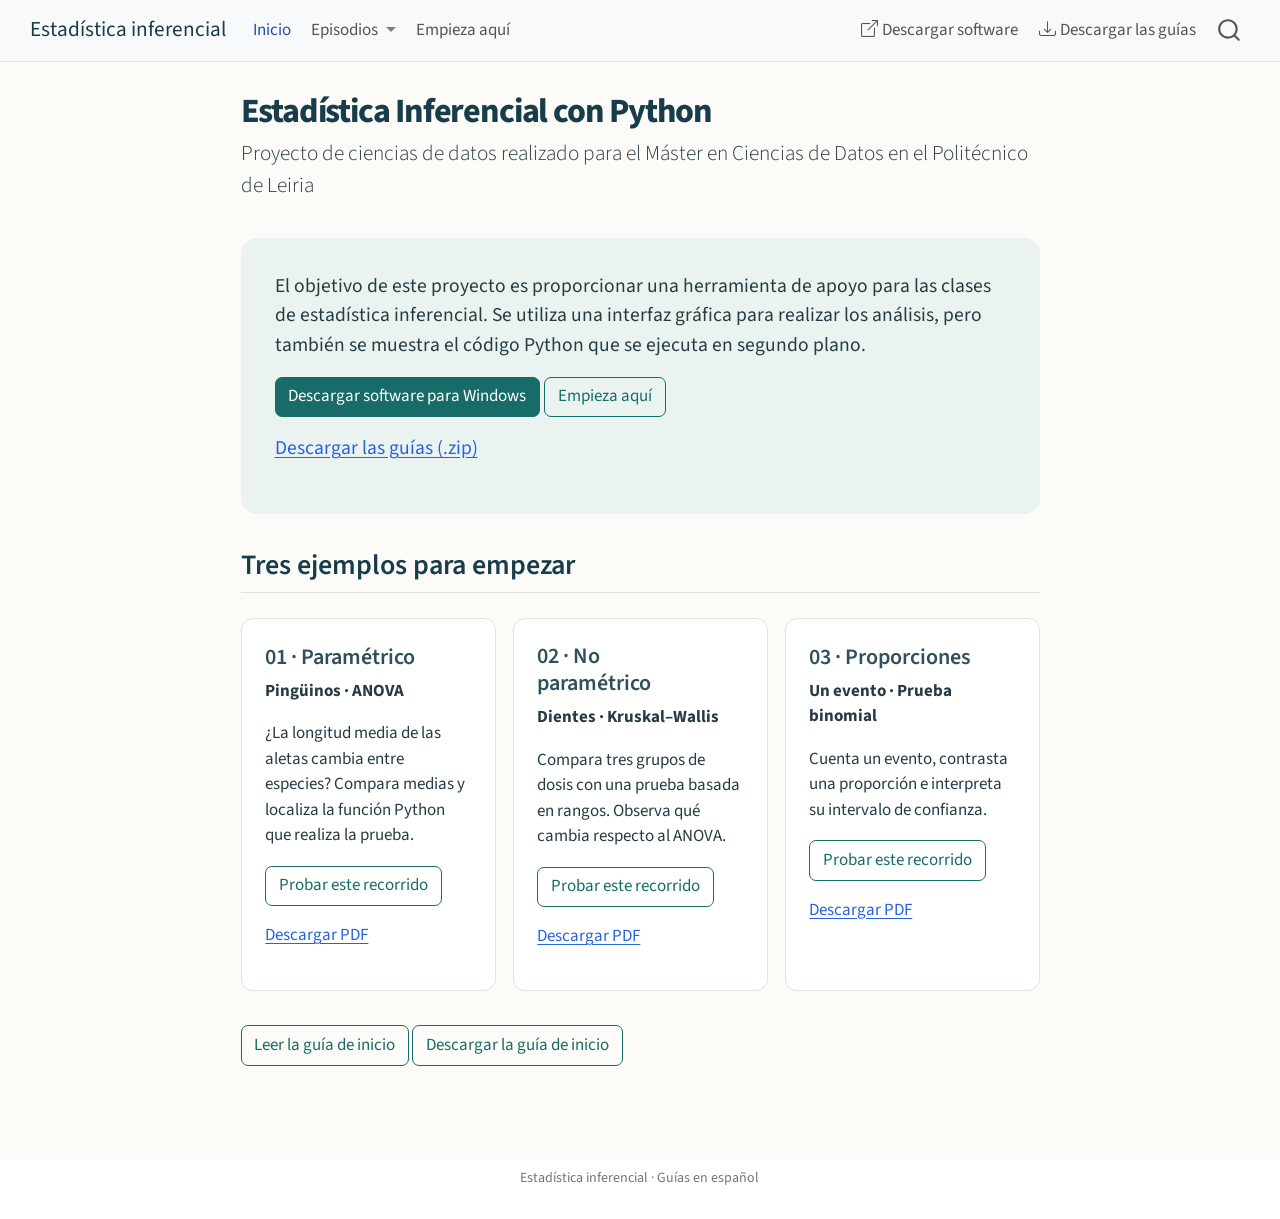
<file: index.html>
<!DOCTYPE html>
<html xmlns="http://www.w3.org/1999/xhtml" lang="es" xml:lang="es"><head>

<meta charset="utf-8">
<meta name="generator" content="quarto-1.10.18">

<meta name="viewport" content="width=device-width, initial-scale=1.0, user-scalable=yes">


<title>Estadística Inferencial con Python – Estadística inferencial</title>
<style>
/* Default styles provided by pandoc.
** See https://pandoc.org/MANUAL.html#variables-for-html for config info.
*/
span.smallcaps{font-variant: small-caps;}
div.columns{display: flex; gap: 1.5em;}
div.column{flex: auto;}
@media screen {
div.columns{gap: min(4vw, 1.5em);}
div.column{overflow-x: auto;}
}
div.hanging-indent{margin-left: 1.5em; text-indent: -1.5em;}
ul.task-list{list-style: none;}
ul.task-list li input[type="checkbox"] {
  width: 0.8em;
  margin: 0 0.8em 0.2em -1em; /* quarto-specific, see https://github.com/quarto-dev/quarto-cli/issues/4556 */ 
  vertical-align: middle;
}
</style>


<script src="site_libs/quarto-nav/quarto-nav.js"></script>
<script src="site_libs/quarto-nav/headroom.min.js"></script>
<script src="site_libs/clipboard/clipboard.min.js"></script>
<script src="site_libs/quarto-search/autocomplete.umd.js"></script>
<script src="site_libs/quarto-search/fuse.min.js"></script>
<script src="site_libs/quarto-search/quarto-search.js"></script>
<meta name="quarto:offset" content="./">
<script src="site_libs/quarto-html/quarto.js" type="module"></script>
<script src="site_libs/quarto-html/tabsets/tabsets.js" type="module"></script>
<script src="site_libs/quarto-html/popper.min.js"></script>
<script src="site_libs/quarto-html/tippy.umd.min.js"></script>
<script src="site_libs/quarto-html/anchor.min.js"></script>
<link href="site_libs/quarto-html/tippy.css" rel="stylesheet">
<link href="site_libs/quarto-html/quarto-syntax-highlighting-64a204ab8560d761af7679ceaba22944.css" rel="stylesheet" id="quarto-text-highlighting-styles">
<script src="site_libs/bootstrap/bootstrap.min.js"></script>
<link href="site_libs/bootstrap/bootstrap-icons.css" rel="stylesheet">
<link href="site_libs/bootstrap/bootstrap-ea1971949f186b5d7ecce1fd3cf000e4.min.css" rel="stylesheet" append-hash="true" id="quarto-bootstrap" data-mode="light">
<script id="quarto-search-options" type="application/json">{
  "location": "navbar",
  "copy-button": false,
  "collapse-after": 3,
  "panel-placement": "end",
  "type": "overlay",
  "limit": 50,
  "keyboard-shortcut": [
    "f",
    "/",
    "s"
  ],
  "show-item-context": false,
  "language": {
    "search-no-results-text": "No se han encontrado resultados",
    "search-matching-documents-text": "documentos encontrados",
    "search-copy-link-title": "Copiar el enlace en la búsqueda",
    "search-hide-matches-text": "Ocultar resultados adicionales",
    "search-more-match-text": "resultado adicional en este documento",
    "search-more-matches-text": "resultados adicionales en este documento",
    "search-clear-button-title": "Borrar",
    "search-text-placeholder": "",
    "search-detached-cancel-button-title": "Cancelar",
    "search-submit-button-title": "Enviar",
    "search-label": "Buscar"
  }
}</script>


<link rel="stylesheet" href="styles.css">
</head>

<body class="nav-fixed fullcontent quarto-light">

<div id="quarto-search-results"></div>
  <header id="quarto-header" class="headroom fixed-top">
    <nav class="navbar navbar-expand-lg " data-bs-theme="dark">
      <div class="navbar-container container-fluid">
      <div class="navbar-brand-container mx-auto">
    <a class="navbar-brand" href="./index.html">
    <span class="navbar-title">Estadística inferencial</span>
    </a>
  </div>
            <div id="quarto-search" class="" title="Buscar"></div>
          <button class="navbar-toggler" type="button" data-bs-toggle="collapse" data-bs-target="#navbarCollapse" aria-controls="navbarCollapse" role="menu" aria-expanded="false" aria-label="Navegación de palanca" onclick="if (window.quartoToggleHeadroom) { window.quartoToggleHeadroom(); }">
  <span class="navbar-toggler-icon"></span>
</button>
          <div class="collapse navbar-collapse" id="navbarCollapse">
            <ul class="navbar-nav navbar-nav-scroll me-auto">
  <li class="nav-item">
    <a class="nav-link active" href="./index.html" aria-current="page"> 
<span class="menu-text">Inicio</span></a>
  </li>  
  <li class="nav-item dropdown ">
    <a class="nav-link dropdown-toggle" href="#" id="nav-menu-episodios" role="link" data-bs-toggle="dropdown" aria-expanded="false">
 <span class="menu-text">Episodios</span>
    </a>
    <ul class="dropdown-menu" aria-labelledby="nav-menu-episodios">    
        <li>
    <a class="dropdown-item" href="./01_Pinguinos.html">
 <span class="dropdown-text">01 · Pingüinos</span></a>
  </li>  
        <li>
    <a class="dropdown-item" href="./02_Dientes.html">
 <span class="dropdown-text">02 · Dientes</span></a>
  </li>  
        <li>
    <a class="dropdown-item" href="./03_Proporciones.html">
 <span class="dropdown-text">03 · Proporciones</span></a>
  </li>  
    </ul>
  </li>
  <li class="nav-item">
    <a class="nav-link" href="./Guia_inicial.html"> 
<span class="menu-text">Empieza aquí</span></a>
  </li>  
</ul>
            <ul class="navbar-nav navbar-nav-scroll ms-auto">
  <li class="nav-item">
    <a class="nav-link" href="https://github.com/danielTeniente/python-statistical-inference/releases"> <i class="bi bi-box-arrow-up-right" role="img">
</i> 
<span class="menu-text">Descargar software</span></a>
  </li>  
  <li class="nav-item">
    <a class="nav-link" href="./descargas/Guias_estadistica.zip"> <i class="bi bi-download" role="img">
</i> 
<span class="menu-text">Descargar las guías</span></a>
  </li>  
</ul>
          </div> <!-- /navcollapse -->
            <div class="quarto-navbar-tools">
</div>
      </div> <!-- /container-fluid -->
    </nav>
</header>
<!-- content -->
<div id="quarto-content" class="quarto-container page-columns page-rows-contents page-layout-article page-navbar">
<!-- sidebar -->
<!-- margin-sidebar -->
    
<!-- main -->
<main class="content" id="quarto-document-content">

<header id="title-block-header" class="quarto-title-block default">
<div class="quarto-title">
<h1 class="title">Estadística Inferencial con Python</h1>
<p class="subtitle lead">Proyecto de ciencias de datos realizado para el Máster en Ciencias de Datos en el Politécnico de Leiria</p>
</div>



<div class="quarto-title-meta">

    
  
    
  </div>
  


</header>


<div class="hero">
<p>El objetivo de este proyecto es proporcionar una herramienta de apoyo para las clases de estadística inferencial. Se utiliza una interfaz gráfica para realizar los análisis, pero también se muestra el código Python que se ejecuta en segundo plano.</p>
<p><a href="https://github.com/danielTeniente/python-statistical-inference/releases" class="btn btn-primary">Descargar software para Windows</a> <a href="./Guia_inicial.html" class="btn btn-outline-primary">Empieza aquí</a></p>
<p><a href="descargas/Guias_estadistica.zip" download="Guias_estadistica.zip">Descargar las guías (.zip)</a></p>
</div>
<section id="tres-ejemplos-para-empezar" class="level2">
<h2 class="anchored" data-anchor-id="tres-ejemplos-para-empezar">Tres ejemplos para empezar</h2>
<div class="guide-grid">
<section id="paramétrico" class="level3 guide-card">
<h3 class="anchored" data-anchor-id="paramétrico">01 · Paramétrico</h3>
<p><strong>Pingüinos · ANOVA</strong></p>
<p>¿La longitud media de las aletas cambia entre especies? Compara medias y localiza la función Python que realiza la prueba.</p>
<p><a href="./01_Pinguinos.html" class="btn btn-outline-primary">Probar este recorrido</a></p>
<p><a href="descargas/01_Pinguinos.pdf" download="01_Pinguinos.pdf">Descargar PDF</a></p>
</section>
<section id="no-paramétrico" class="level3 guide-card">
<h3 class="anchored" data-anchor-id="no-paramétrico">02 · No paramétrico</h3>
<p><strong>Dientes · Kruskal–Wallis</strong></p>
<p>Compara tres grupos de dosis con una prueba basada en rangos. Observa qué cambia respecto al ANOVA.</p>
<p><a href="./02_Dientes.html" class="btn btn-outline-primary">Probar este recorrido</a></p>
<p><a href="descargas/02_Dientes.pdf" download="02_Dientes.pdf">Descargar PDF</a></p>
</section>
<section id="proporciones" class="level3 guide-card">
<h3 class="anchored" data-anchor-id="proporciones">03 · Proporciones</h3>
<p><strong>Un evento · Prueba binomial</strong></p>
<p>Cuenta un evento, contrasta una proporción e interpreta su intervalo de confianza.</p>
<p><a href="./03_Proporciones.html" class="btn btn-outline-primary">Probar este recorrido</a></p>
<p><a href="descargas/03_Proporciones.pdf" download="03_Proporciones.pdf">Descargar PDF</a></p>
</section>
</div>
<p><a href="./Guia_inicial.html" class="btn btn-outline-primary">Leer la guía de inicio</a> <a href="descargas/Guia_inicial.pdf" class="btn btn-outline-primary" download="Guia_inicial.pdf">Descargar la guía de inicio</a></p>


</section>

</main> <!-- /main -->
<script id="quarto-html-after-body" type="application/javascript">
  window.document.addEventListener("DOMContentLoaded", function (event) {
    const icon = "";
    const anchorJS = new window.AnchorJS();
    anchorJS.options = {
      placement: 'right',
      icon: icon
    };
    anchorJS.add('.anchored');
    const isCodeAnnotation = (el) => {
      for (const clz of el.classList) {
        if (clz.startsWith('code-annotation-')) {                     
          return true;
        }
      }
      return false;
    }
    const onCopySuccess = function(e) {
      // button target
      const button = e.trigger;
      // don't keep focus
      button.blur();
      // flash "checked"
      button.classList.add('code-copy-button-checked');
      var currentTitle = button.getAttribute("title");
      button.setAttribute("title", "Copiado");
      let tooltip;
      if (window.bootstrap) {
        button.setAttribute("data-bs-toggle", "tooltip");
        button.setAttribute("data-bs-placement", "left");
        button.setAttribute("data-bs-title", "Copiado");
        tooltip = new bootstrap.Tooltip(button, 
          { trigger: "manual", 
            customClass: "code-copy-button-tooltip",
            offset: [0, -8]});
        tooltip.show();    
      }
      setTimeout(function() {
        if (tooltip) {
          tooltip.hide();
          button.removeAttribute("data-bs-title");
          button.removeAttribute("data-bs-toggle");
          button.removeAttribute("data-bs-placement");
        }
        button.setAttribute("title", currentTitle);
        button.classList.remove('code-copy-button-checked');
      }, 1000);
      // clear code selection
      e.clearSelection();
    }
    const getTextToCopy = function(trigger) {
      const outerScaffold = trigger.parentElement.cloneNode(true);
      const codeEl = outerScaffold.querySelector('code');
      for (const childEl of codeEl.children) {
        if (isCodeAnnotation(childEl)) {
          childEl.remove();
        }
      }
      return codeEl.innerText;
    }
    const clipboard = new window.ClipboardJS('.code-copy-button:not([data-in-quarto-modal])', {
      text: getTextToCopy
    });
    clipboard.on('success', onCopySuccess);
    if (window.document.getElementById('quarto-embedded-source-code-modal')) {
      const clipboardModal = new window.ClipboardJS('.code-copy-button[data-in-quarto-modal]', {
        text: getTextToCopy,
        container: window.document.getElementById('quarto-embedded-source-code-modal')
      });
      clipboardModal.on('success', onCopySuccess);
    }
      var localhostRegex = new RegExp(/^(?:http|https):\/\/localhost\:?[0-9]*\//);
      var mailtoRegex = new RegExp(/^mailto:/);
        var filterRegex = new RegExp('/' + window.location.host + '/');
      var isInternal = (href) => {
          return filterRegex.test(href) || localhostRegex.test(href) || mailtoRegex.test(href);
      }
      // Inspect non-navigation links and adorn them if external
     var links = window.document.querySelectorAll('a[href]:not(.nav-link):not(.navbar-brand):not(.toc-action):not(.sidebar-link):not(.sidebar-item-toggle):not(.pagination-link):not(.no-external):not([aria-hidden]):not(.dropdown-item):not(.quarto-navigation-tool):not(.about-link)');
      for (var i=0; i<links.length; i++) {
        const link = links[i];
        if (!isInternal(link.href)) {
          // undo the damage that might have been done by quarto-nav.js in the case of
          // links that we want to consider external
          if (link.dataset.originalHref !== undefined) {
            link.href = link.dataset.originalHref;
          }
            // target, if specified
            link.setAttribute("target", "_blank");
            if (link.getAttribute("rel") === null) {
              link.setAttribute("rel", "noopener");
            }
        }
      }
    function tippyHover(el, contentFn, onTriggerFn, onUntriggerFn) {
      const config = {
        allowHTML: true,
        maxWidth: 500,
        delay: 100,
        arrow: false,
        appendTo: function(el) {
            return el.parentElement;
        },
        interactive: true,
        interactiveBorder: 10,
        theme: 'quarto',
        placement: 'bottom-start',
      };
      if (contentFn) {
        config.content = contentFn;
      }
      if (onTriggerFn) {
        config.onTrigger = onTriggerFn;
      }
      if (onUntriggerFn) {
        config.onUntrigger = onUntriggerFn;
      }
      window.tippy(el, config); 
    }
    const noterefs = window.document.querySelectorAll('a[role="doc-noteref"]');
    for (var i=0; i<noterefs.length; i++) {
      const ref = noterefs[i];
      tippyHover(ref, function() {
        // use id or data attribute instead here
        let href = ref.getAttribute('data-footnote-href') || ref.getAttribute('href');
        try { href = new URL(href).hash; } catch {}
        const id = href.replace(/^#\/?/, "");
        const note = window.document.getElementById(id);
        if (note) {
          return note.innerHTML;
        } else {
          return "";
        }
      });
    }
    const xrefs = window.document.querySelectorAll('a.quarto-xref');
    const processXRef = (id, note) => {
      // Strip column container classes
      const stripColumnClz = (el) => {
        el.classList.remove("page-full", "page-columns");
        if (el.children) {
          for (const child of el.children) {
            stripColumnClz(child);
          }
        }
      }
      stripColumnClz(note)
      if (id === null || id.startsWith('sec-')) {
        // Special case sections, only their first couple elements
        const container = document.createElement("div");
        if (note.children && note.children.length > 2) {
          container.appendChild(note.children[0].cloneNode(true));
          for (let i = 1; i < note.children.length; i++) {
            const child = note.children[i];
            if (child.tagName === "P" && child.innerText === "") {
              continue;
            } else {
              container.appendChild(child.cloneNode(true));
              break;
            }
          }
          if (window.Quarto?.typesetMath) {
            window.Quarto.typesetMath(container);
          }
          return container.innerHTML
        } else {
          if (window.Quarto?.typesetMath) {
            window.Quarto.typesetMath(note);
          }
          return note.innerHTML;
        }
      } else {
        // Remove any anchor links if they are present
        const anchorLink = note.querySelector('a.anchorjs-link');
        if (anchorLink) {
          anchorLink.remove();
        }
        if (window.Quarto?.typesetMath) {
          window.Quarto.typesetMath(note);
        }
        if (note.classList.contains("callout")) {
          return note.outerHTML;
        } else {
          return note.innerHTML;
        }
      }
    }
    for (var i=0; i<xrefs.length; i++) {
      const xref = xrefs[i];
      tippyHover(xref, undefined, function(instance) {
        instance.disable();
        let url = xref.getAttribute('href');
        let hash = undefined; 
        if (url.startsWith('#')) {
          hash = url;
        } else {
          try { hash = new URL(url).hash; } catch {}
        }
        if (hash) {
          const id = hash.replace(/^#\/?/, "");
          const note = window.document.getElementById(id);
          if (note !== null) {
            try {
              const html = processXRef(id, note.cloneNode(true));
              instance.setContent(html);
            } finally {
              instance.enable();
              instance.show();
            }
          } else {
            // See if we can fetch this
            fetch(url.split('#')[0])
            .then(res => res.text())
            .then(html => {
              const parser = new DOMParser();
              const htmlDoc = parser.parseFromString(html, "text/html");
              const note = htmlDoc.getElementById(id);
              if (note !== null) {
                const html = processXRef(id, note);
                instance.setContent(html);
              } 
            }).finally(() => {
              instance.enable();
              instance.show();
            });
          }
        } else {
          // See if we can fetch a full url (with no hash to target)
          // This is a special case and we should probably do some content thinning / targeting
          fetch(url)
          .then(res => res.text())
          .then(html => {
            const parser = new DOMParser();
            const htmlDoc = parser.parseFromString(html, "text/html");
            const note = htmlDoc.querySelector('main.content');
            if (note !== null) {
              // This should only happen for chapter cross references
              // (since there is no id in the URL)
              // remove the first header
              if (note.children.length > 0 && note.children[0].tagName === "HEADER") {
                note.children[0].remove();
              }
              const html = processXRef(null, note);
              instance.setContent(html);
            } 
          }).finally(() => {
            instance.enable();
            instance.show();
          });
        }
      }, function(instance) {
      });
    }
        let selectedAnnoteEl;
        const selectorForAnnotation = ( cell, annotation) => {
          let cellAttr = 'data-code-cell="' + cell + '"';
          let lineAttr = 'data-code-annotation="' +  annotation + '"';
          const selector = 'span[' + cellAttr + '][' + lineAttr + ']';
          return selector;
        }
        const selectCodeLines = (annoteEl) => {
          const doc = window.document;
          const targetCell = annoteEl.getAttribute("data-target-cell");
          const targetAnnotation = annoteEl.getAttribute("data-target-annotation");
          const annoteSpan = window.document.querySelector(selectorForAnnotation(targetCell, targetAnnotation));
          const lines = annoteSpan.getAttribute("data-code-lines").split(",");
          const lineIds = lines.map((line) => {
            return targetCell + "-" + line;
          })
          let top = null;
          let height = null;
          let parent = null;
          if (lineIds.length > 0) {
              //compute the position of the single el (top and bottom and make a div)
              const el = window.document.getElementById(lineIds[0]);
              top = el.offsetTop;
              height = el.offsetHeight;
              parent = el.parentElement.parentElement;
            if (lineIds.length > 1) {
              const lastEl = window.document.getElementById(lineIds[lineIds.length - 1]);
              const bottom = lastEl.offsetTop + lastEl.offsetHeight;
              height = bottom - top;
            }
            if (top !== null && height !== null && parent !== null) {
              // cook up a div (if necessary) and position it 
              let div = window.document.getElementById("code-annotation-line-highlight");
              if (div === null) {
                div = window.document.createElement("div");
                div.setAttribute("id", "code-annotation-line-highlight");
                div.style.position = 'absolute';
                parent.appendChild(div);
              }
              div.style.top = top - 2 + "px";
              div.style.height = height + 4 + "px";
              div.style.left = 0;
              let gutterDiv = window.document.getElementById("code-annotation-line-highlight-gutter");
              if (gutterDiv === null) {
                gutterDiv = window.document.createElement("div");
                gutterDiv.setAttribute("id", "code-annotation-line-highlight-gutter");
                gutterDiv.style.position = 'absolute';
                const codeCell = window.document.getElementById(targetCell);
                const gutter = codeCell.querySelector('.code-annotation-gutter');
                gutter.appendChild(gutterDiv);
              }
              gutterDiv.style.top = top - 2 + "px";
              gutterDiv.style.height = height + 4 + "px";
            }
            selectedAnnoteEl = annoteEl;
          }
        };
        const unselectCodeLines = () => {
          const elementsIds = ["code-annotation-line-highlight", "code-annotation-line-highlight-gutter"];
          elementsIds.forEach((elId) => {
            const div = window.document.getElementById(elId);
            if (div) {
              div.remove();
            }
          });
          selectedAnnoteEl = undefined;
        };
          // Handle positioning of the toggle
      window.addEventListener(
        "resize",
        throttle(() => {
          elRect = undefined;
          if (selectedAnnoteEl) {
            selectCodeLines(selectedAnnoteEl);
          }
        }, 10)
      );
      function throttle(fn, ms) {
      let throttle = false;
      let timer;
        return (...args) => {
          if(!throttle) { // first call gets through
              fn.apply(this, args);
              throttle = true;
          } else { // all the others get throttled
              if(timer) clearTimeout(timer); // cancel #2
              timer = setTimeout(() => {
                fn.apply(this, args);
                timer = throttle = false;
              }, ms);
          }
        };
      }
        // Attach click handler to the DT
        const annoteDls = window.document.querySelectorAll('dt[data-target-cell]');
        for (const annoteDlNode of annoteDls) {
          annoteDlNode.addEventListener('click', (event) => {
            const clickedEl = event.target;
            if (clickedEl !== selectedAnnoteEl) {
              unselectCodeLines();
              const activeEl = window.document.querySelector('dt[data-target-cell].code-annotation-active');
              if (activeEl) {
                activeEl.classList.remove('code-annotation-active');
              }
              selectCodeLines(clickedEl);
              clickedEl.classList.add('code-annotation-active');
            } else {
              // Unselect the line
              unselectCodeLines();
              clickedEl.classList.remove('code-annotation-active');
            }
          });
        }
    const findCites = (el) => {
      const parentEl = el.parentElement;
      if (parentEl) {
        const cites = parentEl.dataset.cites;
        if (cites) {
          return {
            el,
            cites: cites.split(' ')
          };
        } else {
          return findCites(el.parentElement)
        }
      } else {
        return undefined;
      }
    };
    var bibliorefs = window.document.querySelectorAll('a[role="doc-biblioref"]');
    for (var i=0; i<bibliorefs.length; i++) {
      const ref = bibliorefs[i];
      const citeInfo = findCites(ref);
      if (citeInfo) {
        tippyHover(citeInfo.el, function() {
          var popup = window.document.createElement('div');
          citeInfo.cites.forEach(function(cite) {
            var citeDiv = window.document.createElement('div');
            citeDiv.classList.add('hanging-indent');
            citeDiv.classList.add('csl-entry');
            var biblioDiv = window.document.getElementById('ref-' + cite);
            if (biblioDiv) {
              citeDiv.innerHTML = biblioDiv.innerHTML;
            }
            popup.appendChild(citeDiv);
          });
          return popup.innerHTML;
        });
      }
    }
  });
  </script>
</div> <!-- /content -->
<footer class="footer">
  <div class="nav-footer">
    <div class="nav-footer-left">
      &nbsp;
    </div>   
    <div class="nav-footer-center">
<p>Estadística inferencial · Guías en español</p>
</div>
    <div class="nav-footer-right">
      &nbsp;
    </div>
  </div>
</footer>




</body></html>
</file>
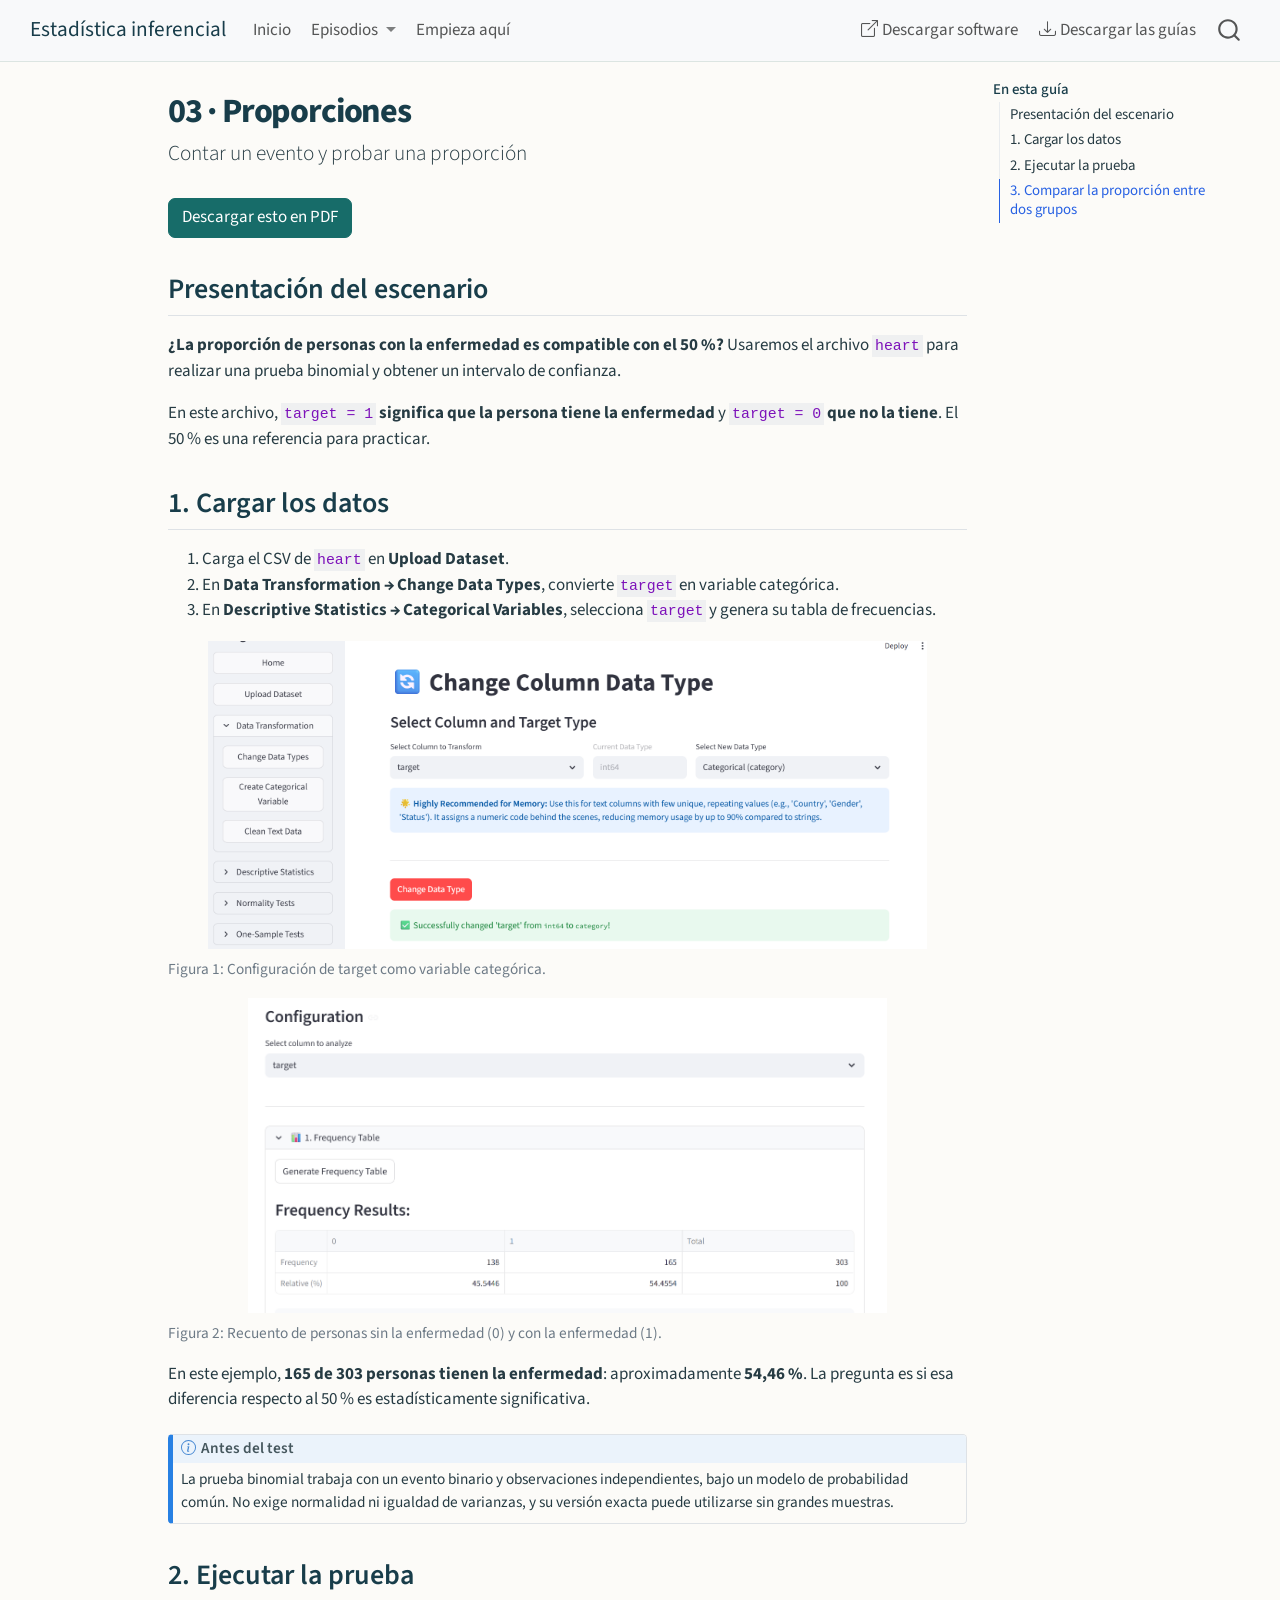
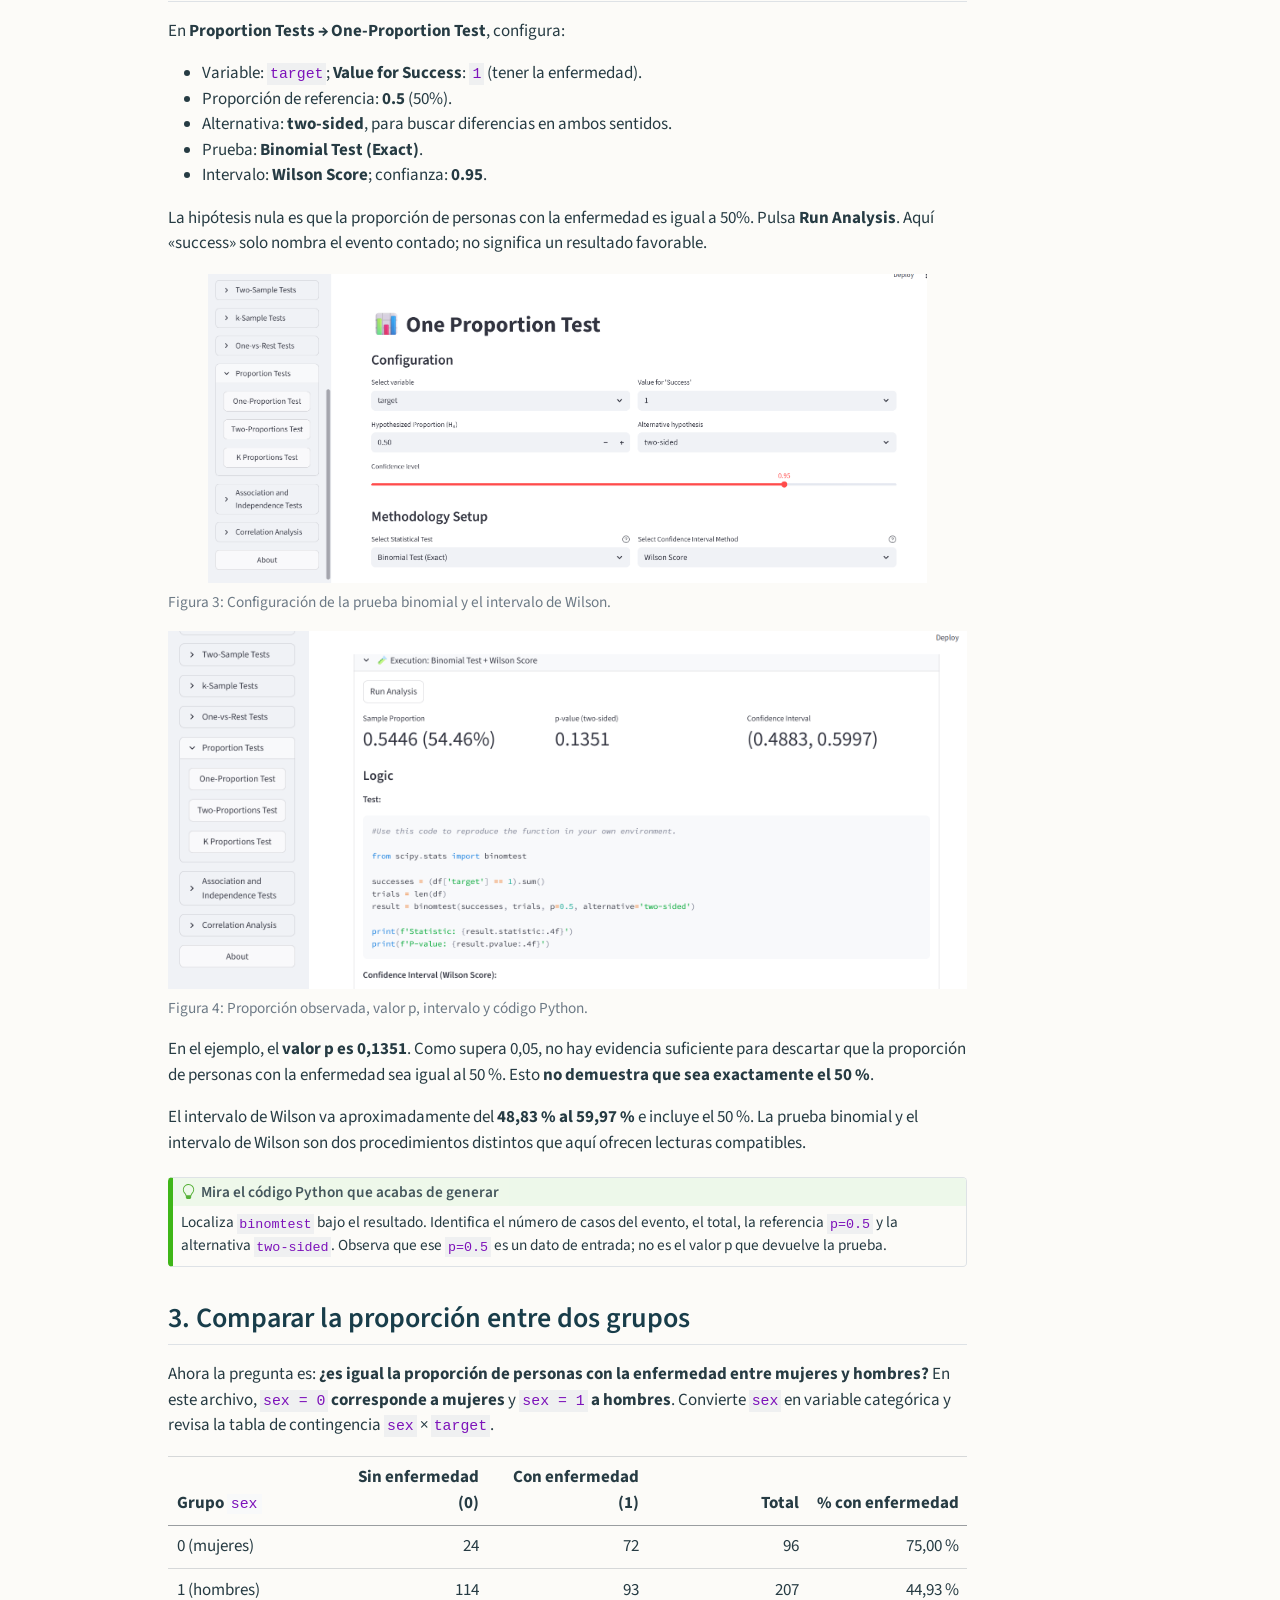
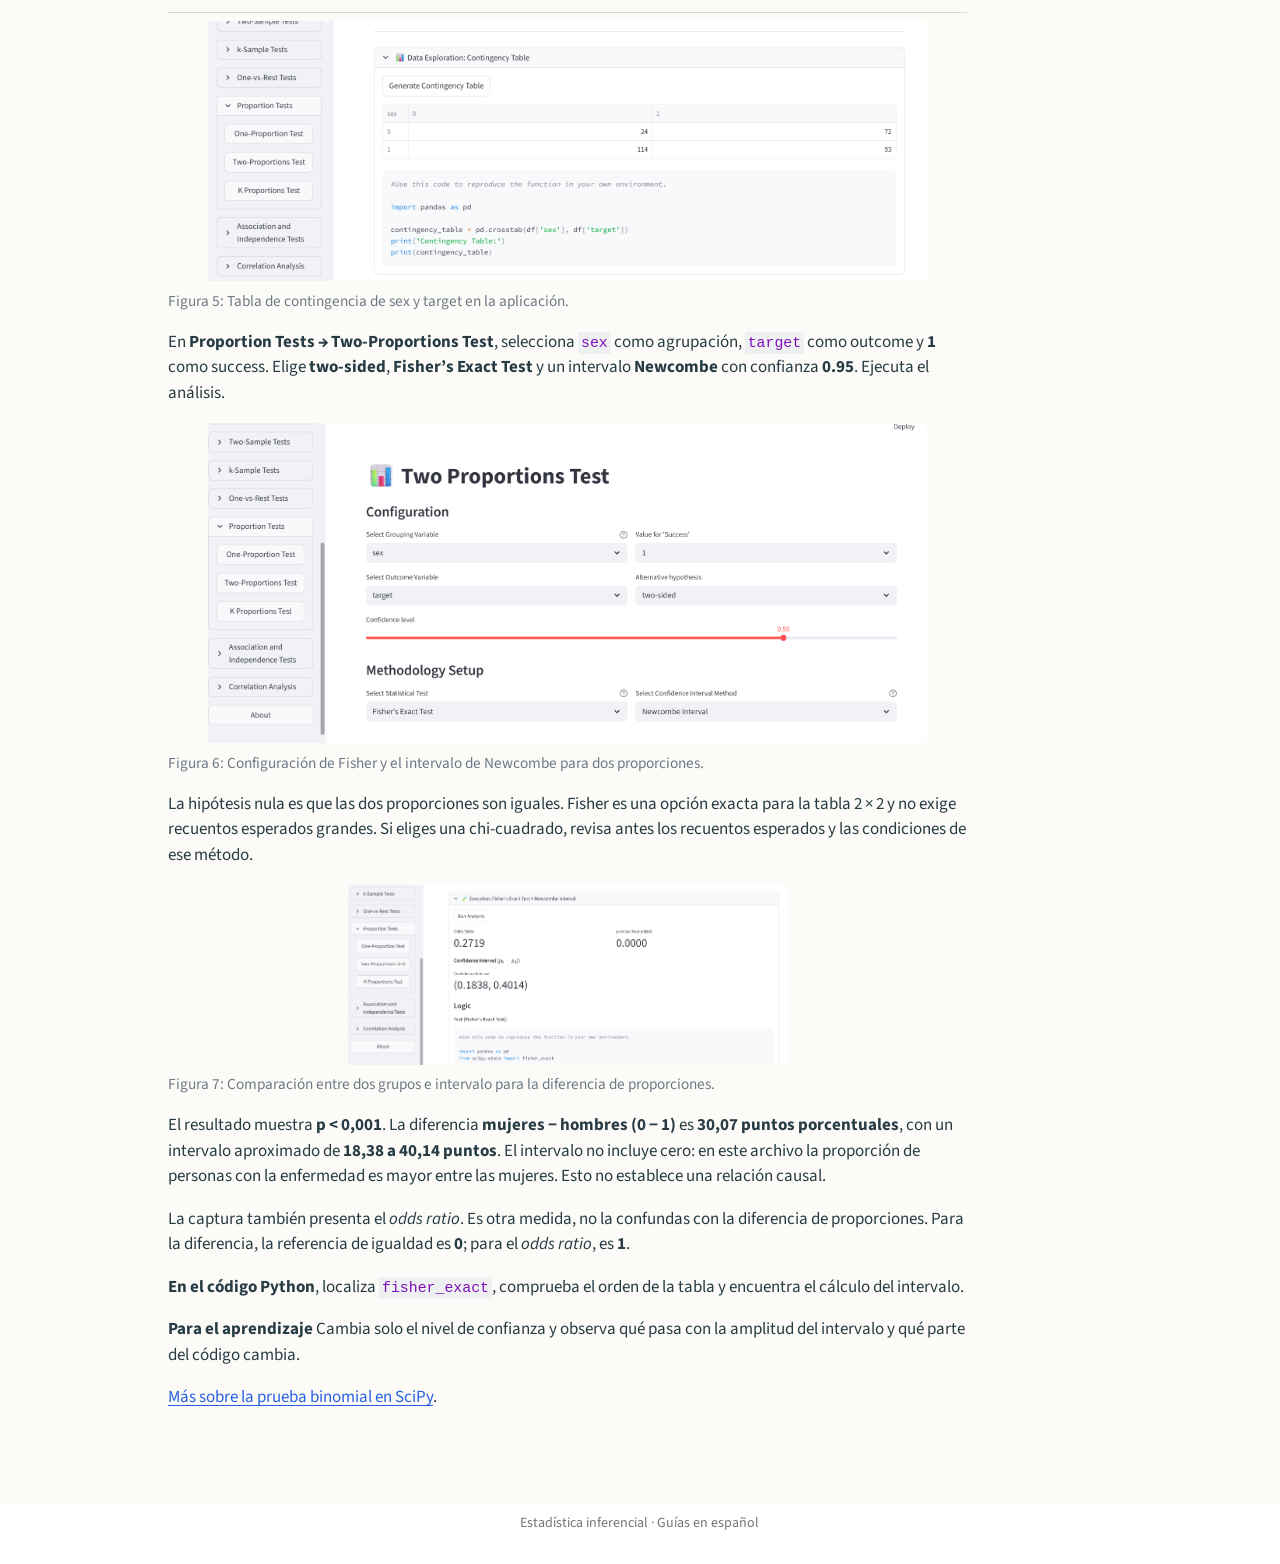
<file: 03_Proporciones.html>
<!DOCTYPE html>
<html xmlns="http://www.w3.org/1999/xhtml" lang="es" xml:lang="es"><head>

<meta charset="utf-8">
<meta name="generator" content="quarto-1.10.18">

<meta name="viewport" content="width=device-width, initial-scale=1.0, user-scalable=yes">


<title>03 · Proporciones – Estadística inferencial</title>
<style>
/* Default styles provided by pandoc.
** See https://pandoc.org/MANUAL.html#variables-for-html for config info.
*/
span.smallcaps{font-variant: small-caps;}
div.columns{display: flex; gap: 1.5em;}
div.column{flex: auto;}
@media screen {
div.columns{gap: min(4vw, 1.5em);}
div.column{overflow-x: auto;}
}
div.hanging-indent{margin-left: 1.5em; text-indent: -1.5em;}
ul.task-list{list-style: none;}
ul.task-list li input[type="checkbox"] {
  width: 0.8em;
  margin: 0 0.8em 0.2em -1em; /* quarto-specific, see https://github.com/quarto-dev/quarto-cli/issues/4556 */ 
  vertical-align: middle;
}
</style>


<script src="site_libs/quarto-nav/quarto-nav.js"></script>
<script src="site_libs/quarto-nav/headroom.min.js"></script>
<script src="site_libs/clipboard/clipboard.min.js"></script>
<script src="site_libs/quarto-search/autocomplete.umd.js"></script>
<script src="site_libs/quarto-search/fuse.min.js"></script>
<script src="site_libs/quarto-search/quarto-search.js"></script>
<meta name="quarto:offset" content="./">
<script src="site_libs/quarto-html/quarto.js" type="module"></script>
<script src="site_libs/quarto-html/tabsets/tabsets.js" type="module"></script>
<script src="site_libs/quarto-html/popper.min.js"></script>
<script src="site_libs/quarto-html/tippy.umd.min.js"></script>
<script src="site_libs/quarto-html/anchor.min.js"></script>
<link href="site_libs/quarto-html/tippy.css" rel="stylesheet">
<link href="site_libs/quarto-html/quarto-syntax-highlighting-64a204ab8560d761af7679ceaba22944.css" rel="stylesheet" id="quarto-text-highlighting-styles">
<script src="site_libs/bootstrap/bootstrap.min.js"></script>
<link href="site_libs/bootstrap/bootstrap-icons.css" rel="stylesheet">
<link href="site_libs/bootstrap/bootstrap-ea1971949f186b5d7ecce1fd3cf000e4.min.css" rel="stylesheet" append-hash="true" id="quarto-bootstrap" data-mode="light">
<script id="quarto-search-options" type="application/json">{
  "location": "navbar",
  "copy-button": false,
  "collapse-after": 3,
  "panel-placement": "end",
  "type": "overlay",
  "limit": 50,
  "keyboard-shortcut": [
    "f",
    "/",
    "s"
  ],
  "show-item-context": false,
  "language": {
    "search-no-results-text": "No se han encontrado resultados",
    "search-matching-documents-text": "documentos encontrados",
    "search-copy-link-title": "Copiar el enlace en la búsqueda",
    "search-hide-matches-text": "Ocultar resultados adicionales",
    "search-more-match-text": "resultado adicional en este documento",
    "search-more-matches-text": "resultados adicionales en este documento",
    "search-clear-button-title": "Borrar",
    "search-text-placeholder": "",
    "search-detached-cancel-button-title": "Cancelar",
    "search-submit-button-title": "Enviar",
    "search-label": "Buscar"
  }
}</script>


<link rel="stylesheet" href="styles.css">
</head>

<body class="nav-fixed quarto-light">

<div id="quarto-search-results"></div>
  <header id="quarto-header" class="headroom fixed-top">
    <nav class="navbar navbar-expand-lg " data-bs-theme="dark">
      <div class="navbar-container container-fluid">
      <div class="navbar-brand-container mx-auto">
    <a class="navbar-brand" href="./index.html">
    <span class="navbar-title">Estadística inferencial</span>
    </a>
  </div>
            <div id="quarto-search" class="" title="Buscar"></div>
          <button class="navbar-toggler" type="button" data-bs-toggle="collapse" data-bs-target="#navbarCollapse" aria-controls="navbarCollapse" role="menu" aria-expanded="false" aria-label="Navegación de palanca" onclick="if (window.quartoToggleHeadroom) { window.quartoToggleHeadroom(); }">
  <span class="navbar-toggler-icon"></span>
</button>
          <div class="collapse navbar-collapse" id="navbarCollapse">
            <ul class="navbar-nav navbar-nav-scroll me-auto">
  <li class="nav-item">
    <a class="nav-link" href="./index.html"> 
<span class="menu-text">Inicio</span></a>
  </li>  
  <li class="nav-item dropdown ">
    <a class="nav-link dropdown-toggle" href="#" id="nav-menu-episodios" role="link" data-bs-toggle="dropdown" aria-expanded="false">
 <span class="menu-text">Episodios</span>
    </a>
    <ul class="dropdown-menu" aria-labelledby="nav-menu-episodios">    
        <li>
    <a class="dropdown-item" href="./01_Pinguinos.html">
 <span class="dropdown-text">01 · Pingüinos</span></a>
  </li>  
        <li>
    <a class="dropdown-item" href="./02_Dientes.html">
 <span class="dropdown-text">02 · Dientes</span></a>
  </li>  
        <li>
    <a class="dropdown-item" href="./03_Proporciones.html">
 <span class="dropdown-text">03 · Proporciones</span></a>
  </li>  
    </ul>
  </li>
  <li class="nav-item">
    <a class="nav-link" href="./Guia_inicial.html"> 
<span class="menu-text">Empieza aquí</span></a>
  </li>  
</ul>
            <ul class="navbar-nav navbar-nav-scroll ms-auto">
  <li class="nav-item">
    <a class="nav-link" href="https://github.com/danielTeniente/python-statistical-inference/releases"> <i class="bi bi-box-arrow-up-right" role="img">
</i> 
<span class="menu-text">Descargar software</span></a>
  </li>  
  <li class="nav-item">
    <a class="nav-link" href="./descargas/Guias_estadistica.zip"> <i class="bi bi-download" role="img">
</i> 
<span class="menu-text">Descargar las guías</span></a>
  </li>  
</ul>
          </div> <!-- /navcollapse -->
            <div class="quarto-navbar-tools">
</div>
      </div> <!-- /container-fluid -->
    </nav>
</header>
<!-- content -->
<div id="quarto-content" class="quarto-container page-columns page-rows-contents page-layout-article page-navbar">
<!-- sidebar -->
<!-- margin-sidebar -->
    <div id="quarto-margin-sidebar" class="sidebar margin-sidebar">
        <nav id="TOC" role="doc-toc" class="toc-active">
    <h2 id="toc-title">En esta guía</h2>
   
  <ul>
  <li><a href="#presentación-del-escenario" id="toc-presentación-del-escenario" class="nav-link active" data-scroll-target="#presentación-del-escenario">Presentación del escenario</a></li>
  <li><a href="#cargar-los-datos" id="toc-cargar-los-datos" class="nav-link" data-scroll-target="#cargar-los-datos">1. Cargar los datos</a></li>
  <li><a href="#ejecutar-la-prueba" id="toc-ejecutar-la-prueba" class="nav-link" data-scroll-target="#ejecutar-la-prueba">2. Ejecutar la prueba</a></li>
  <li><a href="#comparar-la-proporción-entre-dos-grupos" id="toc-comparar-la-proporción-entre-dos-grupos" class="nav-link" data-scroll-target="#comparar-la-proporción-entre-dos-grupos">3. Comparar la proporción entre dos grupos</a></li>
  </ul>
</nav>
    </div>
<!-- main -->
<main class="content" id="quarto-document-content">

<header id="title-block-header" class="quarto-title-block default">
<div class="quarto-title">
<h1 class="title">03 · Proporciones</h1>
<p class="subtitle lead">Contar un evento y probar una proporción</p>
</div>



<div class="quarto-title-meta">

    
  
    
  </div>
  


</header>


<div class="download-bar">
<p><a href="descargas/03_Proporciones.pdf" class="btn btn-primary" download="03_Proporciones.pdf">Descargar esto en PDF</a></p>
</div>
<section id="presentación-del-escenario" class="level2">
<h2 class="anchored" data-anchor-id="presentación-del-escenario">Presentación del escenario</h2>
<p><strong>¿La proporción de personas con la enfermedad es compatible con el 50 %?</strong> Usaremos el archivo <code>heart</code> para realizar una prueba binomial y obtener un intervalo de confianza.</p>
<p>En este archivo, <strong><code>target = 1</code> significa que la persona tiene la enfermedad</strong> y <strong><code>target = 0</code> que no la tiene</strong>. El 50 % es una referencia para practicar.</p>
</section>
<section id="cargar-los-datos" class="level2">
<h2 class="anchored" data-anchor-id="cargar-los-datos">1. Cargar los datos</h2>
<ol type="1">
<li>Carga el CSV de <code>heart</code> en <strong>Upload Dataset</strong>.</li>
<li>En <strong>Data Transformation → Change Data Types</strong>, convierte <code>target</code> en variable categórica.</li>
<li>En <strong>Descriptive Statistics → Categorical Variables</strong>, selecciona <code>target</code> y genera su tabla de frecuencias.</li>
</ol>
<div id="fig-r-tipo-ajustes" class="quarto-float quarto-figure quarto-figure-center anchored">
<figure class="quarto-float quarto-float-fig figure">
<div aria-describedby="fig-r-tipo-ajustes-caption-0ceaefa1-69ba-4598-a22c-09a6ac19f8ca">
<img src="Figures/scenario3-change-type.png" class="img-fluid figure-img" style="width:90.0%">
</div>
<figcaption class="quarto-float-caption-bottom quarto-float-caption quarto-float-fig" id="fig-r-tipo-ajustes-caption-0ceaefa1-69ba-4598-a22c-09a6ac19f8ca">
Figura&nbsp;1: Configuración de target como variable categórica.
</figcaption>
</figure>
</div>
<div id="fig-r-frecuencias" class="quarto-float quarto-figure quarto-figure-center anchored">
<figure class="quarto-float quarto-float-fig figure">
<div aria-describedby="fig-r-frecuencias-caption-0ceaefa1-69ba-4598-a22c-09a6ac19f8ca">
<img src="Figures/scenario3-descriptive2-cortado.png" class="img-fluid figure-img" style="width:80.0%">
</div>
<figcaption class="quarto-float-caption-bottom quarto-float-caption quarto-float-fig" id="fig-r-frecuencias-caption-0ceaefa1-69ba-4598-a22c-09a6ac19f8ca">
Figura&nbsp;2: Recuento de personas sin la enfermedad (0) y con la enfermedad (1).
</figcaption>
</figure>
</div>
<p>En este ejemplo, <strong>165 de 303 personas tienen la enfermedad</strong>: aproximadamente <strong>54,46 %</strong>. La pregunta es si esa diferencia respecto al 50 % es estadísticamente significativa.</p>
<div class="callout callout-style-default callout-note callout-titled" title="Antes del test">
<div class="callout-header d-flex align-content-center">
<div class="callout-icon-container">
<i class="callout-icon"></i>
</div>
<div class="callout-title-container flex-fill">
<span class="screen-reader-only">Nota</span>Antes del test
</div>
</div>
<div class="callout-body-container callout-body">
<p>La prueba binomial trabaja con un evento binario y observaciones independientes, bajo un modelo de probabilidad común. No exige normalidad ni igualdad de varianzas, y su versión exacta puede utilizarse sin grandes muestras.</p>
</div>
</div>
</section>
<section id="ejecutar-la-prueba" class="level2">
<h2 class="anchored" data-anchor-id="ejecutar-la-prueba">2. Ejecutar la prueba</h2>
<p>En <strong>Proportion Tests → One-Proportion Test</strong>, configura:</p>
<ul>
<li>Variable: <code>target</code>; <strong>Value for Success</strong>: <code>1</code> (tener la enfermedad).</li>
<li>Proporción de referencia: <strong>0.5</strong> (50%).</li>
<li>Alternativa: <strong>two-sided</strong>, para buscar diferencias en ambos sentidos.</li>
<li>Prueba: <strong>Binomial Test (Exact)</strong>.</li>
<li>Intervalo: <strong>Wilson Score</strong>; confianza: <strong>0.95</strong>.</li>
</ul>
<p>La hipótesis nula es que la proporción de personas con la enfermedad es igual a 50%. Pulsa <strong>Run Analysis</strong>. Aquí «success» solo nombra el evento contado; no significa un resultado favorable.</p>
<div id="fig-r-una-ajustes" class="quarto-float quarto-figure quarto-figure-center anchored">
<figure class="quarto-float quarto-float-fig figure">
<div aria-describedby="fig-r-una-ajustes-caption-0ceaefa1-69ba-4598-a22c-09a6ac19f8ca">
<img src="Figures/scenario3-oneprop.png" class="img-fluid figure-img" style="width:90.0%">
</div>
<figcaption class="quarto-float-caption-bottom quarto-float-caption quarto-float-fig" id="fig-r-una-ajustes-caption-0ceaefa1-69ba-4598-a22c-09a6ac19f8ca">
Figura&nbsp;3: Configuración de la prueba binomial y el intervalo de Wilson.
</figcaption>
</figure>
</div>
<div id="fig-r-resultado" class="quarto-float quarto-figure quarto-figure-center anchored">
<figure class="quarto-float quarto-float-fig figure">
<div aria-describedby="fig-r-resultado-caption-0ceaefa1-69ba-4598-a22c-09a6ac19f8ca">
<img src="Figures/scenario3-oneprop-ci.png" class="img-fluid figure-img" style="width:100.0%">
</div>
<figcaption class="quarto-float-caption-bottom quarto-float-caption quarto-float-fig" id="fig-r-resultado-caption-0ceaefa1-69ba-4598-a22c-09a6ac19f8ca">
Figura&nbsp;4: Proporción observada, valor p, intervalo y código Python.
</figcaption>
</figure>
</div>
<p>En el ejemplo, el <strong>valor p es 0,1351</strong>. Como supera 0,05, no hay evidencia suficiente para descartar que la proporción de personas con la enfermedad sea igual al 50 %. Esto <strong>no demuestra que sea exactamente el 50 %</strong>.</p>
<p>El intervalo de Wilson va aproximadamente del <strong>48,83 % al 59,97 %</strong> e incluye el 50 %. La prueba binomial y el intervalo de Wilson son dos procedimientos distintos que aquí ofrecen lecturas compatibles.</p>
<div class="callout callout-style-default callout-tip callout-titled" title="Mira el código Python que acabas de generar">
<div class="callout-header d-flex align-content-center">
<div class="callout-icon-container">
<i class="callout-icon"></i>
</div>
<div class="callout-title-container flex-fill">
<span class="screen-reader-only">Tip</span>Mira el código Python que acabas de generar
</div>
</div>
<div class="callout-body-container callout-body">
<p>Localiza <code>binomtest</code> bajo el resultado. Identifica el número de casos del evento, el total, la referencia <code>p=0.5</code> y la alternativa <code>two-sided</code>. Observa que ese <code>p=0.5</code> es un dato de entrada; no es el valor p que devuelve la prueba.</p>
</div>
</div>
</section>
<section id="comparar-la-proporción-entre-dos-grupos" class="level2">
<h2 class="anchored" data-anchor-id="comparar-la-proporción-entre-dos-grupos">3. Comparar la proporción entre dos grupos</h2>
<p>Ahora la pregunta es: <strong>¿es igual la proporción de personas con la enfermedad entre mujeres y hombres?</strong> En este archivo, <strong><code>sex = 0</code> corresponde a mujeres</strong> y <strong><code>sex = 1</code> a hombres</strong>. Convierte <code>sex</code> en variable categórica y revisa la tabla de contingencia <code>sex</code> × <code>target</code>.</p>
<table class="caption-top table">
<colgroup>
<col style="width: 20%">
<col style="width: 20%">
<col style="width: 20%">
<col style="width: 20%">
<col style="width: 20%">
</colgroup>
<thead>
<tr class="header">
<th style="text-align: left;">Grupo <code>sex</code></th>
<th style="text-align: right;">Sin enfermedad (0)</th>
<th style="text-align: right;">Con enfermedad (1)</th>
<th style="text-align: right;">Total</th>
<th style="text-align: right;">% con enfermedad</th>
</tr>
</thead>
<tbody>
<tr class="odd">
<td style="text-align: left;">0 (mujeres)</td>
<td style="text-align: right;">24</td>
<td style="text-align: right;">72</td>
<td style="text-align: right;">96</td>
<td style="text-align: right;">75,00 %</td>
</tr>
<tr class="even">
<td style="text-align: left;">1 (hombres)</td>
<td style="text-align: right;">114</td>
<td style="text-align: right;">93</td>
<td style="text-align: right;">207</td>
<td style="text-align: right;">44,93 %</td>
</tr>
</tbody>
</table>
<div id="fig-r-contingencia" class="quarto-float quarto-figure quarto-figure-center anchored">
<figure class="quarto-float quarto-float-fig figure">
<div aria-describedby="fig-r-contingencia-caption-0ceaefa1-69ba-4598-a22c-09a6ac19f8ca">
<img src="Figures/scenario3-contingency.png" class="img-fluid figure-img" style="width:90.0%">
</div>
<figcaption class="quarto-float-caption-bottom quarto-float-caption quarto-float-fig" id="fig-r-contingencia-caption-0ceaefa1-69ba-4598-a22c-09a6ac19f8ca">
Figura&nbsp;5: Tabla de contingencia de sex y target en la aplicación.
</figcaption>
</figure>
</div>
<p>En <strong>Proportion Tests → Two-Proportions Test</strong>, selecciona <code>sex</code> como agrupación, <code>target</code> como outcome y <strong>1</strong> como success. Elige <strong>two-sided</strong>, <strong>Fisher’s Exact Test</strong> y un intervalo <strong>Newcombe</strong> con confianza <strong>0.95</strong>. Ejecuta el análisis.</p>
<div id="fig-r-dos-ajustes" class="quarto-float quarto-figure quarto-figure-center anchored">
<figure class="quarto-float quarto-float-fig figure">
<div aria-describedby="fig-r-dos-ajustes-caption-0ceaefa1-69ba-4598-a22c-09a6ac19f8ca">
<img src="Figures/scenario3-test-set.png" class="img-fluid figure-img" style="width:90.0%">
</div>
<figcaption class="quarto-float-caption-bottom quarto-float-caption quarto-float-fig" id="fig-r-dos-ajustes-caption-0ceaefa1-69ba-4598-a22c-09a6ac19f8ca">
Figura&nbsp;6: Configuración de Fisher y el intervalo de Newcombe para dos proporciones.
</figcaption>
</figure>
</div>
<p>La hipótesis nula es que las dos proporciones son iguales. Fisher es una opción exacta para la tabla 2 × 2 y no exige recuentos esperados grandes. Si eliges una chi-cuadrado, revisa antes los recuentos esperados y las condiciones de ese método.</p>
<div id="fig-r-dos" class="quarto-float quarto-figure quarto-figure-center anchored">
<figure class="quarto-float quarto-float-fig figure">
<div aria-describedby="fig-r-dos-caption-0ceaefa1-69ba-4598-a22c-09a6ac19f8ca">
<img src="Figures/scenario3-twoprop.png" class="img-fluid figure-img" style="width:55.0%">
</div>
<figcaption class="quarto-float-caption-bottom quarto-float-caption quarto-float-fig" id="fig-r-dos-caption-0ceaefa1-69ba-4598-a22c-09a6ac19f8ca">
Figura&nbsp;7: Comparación entre dos grupos e intervalo para la diferencia de proporciones.
</figcaption>
</figure>
</div>
<p>El resultado muestra <strong>p &lt; 0,001</strong>. La diferencia <strong>mujeres − hombres (0 − 1)</strong> es <strong>30,07 puntos porcentuales</strong>, con un intervalo aproximado de <strong>18,38 a 40,14 puntos</strong>. El intervalo no incluye cero: en este archivo la proporción de personas con la enfermedad es mayor entre las mujeres. Esto no establece una relación causal.</p>
<p>La captura también presenta el <em>odds ratio</em>. Es otra medida, no la confundas con la diferencia de proporciones. Para la diferencia, la referencia de igualdad es <strong>0</strong>; para el <em>odds ratio</em>, es <strong>1</strong>.</p>
<p><strong>En el código Python</strong>, localiza <code>fisher_exact</code>, comprueba el orden de la tabla y encuentra el cálculo del intervalo.</p>
<p><strong>Para el aprendizaje</strong> Cambia solo el nivel de confianza y observa qué pasa con la amplitud del intervalo y qué parte del código cambia.</p>
<p><a href="https://docs.scipy.org/doc/scipy/reference/generated/scipy.stats.binomtest.html">Más sobre la prueba binomial en SciPy</a>.</p>


</section>

</main> <!-- /main -->
<script id="quarto-html-after-body" type="application/javascript">
  window.document.addEventListener("DOMContentLoaded", function (event) {
    const icon = "";
    const anchorJS = new window.AnchorJS();
    anchorJS.options = {
      placement: 'right',
      icon: icon
    };
    anchorJS.add('.anchored');
    const isCodeAnnotation = (el) => {
      for (const clz of el.classList) {
        if (clz.startsWith('code-annotation-')) {                     
          return true;
        }
      }
      return false;
    }
    const onCopySuccess = function(e) {
      // button target
      const button = e.trigger;
      // don't keep focus
      button.blur();
      // flash "checked"
      button.classList.add('code-copy-button-checked');
      var currentTitle = button.getAttribute("title");
      button.setAttribute("title", "Copiado");
      let tooltip;
      if (window.bootstrap) {
        button.setAttribute("data-bs-toggle", "tooltip");
        button.setAttribute("data-bs-placement", "left");
        button.setAttribute("data-bs-title", "Copiado");
        tooltip = new bootstrap.Tooltip(button, 
          { trigger: "manual", 
            customClass: "code-copy-button-tooltip",
            offset: [0, -8]});
        tooltip.show();    
      }
      setTimeout(function() {
        if (tooltip) {
          tooltip.hide();
          button.removeAttribute("data-bs-title");
          button.removeAttribute("data-bs-toggle");
          button.removeAttribute("data-bs-placement");
        }
        button.setAttribute("title", currentTitle);
        button.classList.remove('code-copy-button-checked');
      }, 1000);
      // clear code selection
      e.clearSelection();
    }
    const getTextToCopy = function(trigger) {
      const outerScaffold = trigger.parentElement.cloneNode(true);
      const codeEl = outerScaffold.querySelector('code');
      for (const childEl of codeEl.children) {
        if (isCodeAnnotation(childEl)) {
          childEl.remove();
        }
      }
      return codeEl.innerText;
    }
    const clipboard = new window.ClipboardJS('.code-copy-button:not([data-in-quarto-modal])', {
      text: getTextToCopy
    });
    clipboard.on('success', onCopySuccess);
    if (window.document.getElementById('quarto-embedded-source-code-modal')) {
      const clipboardModal = new window.ClipboardJS('.code-copy-button[data-in-quarto-modal]', {
        text: getTextToCopy,
        container: window.document.getElementById('quarto-embedded-source-code-modal')
      });
      clipboardModal.on('success', onCopySuccess);
    }
      var localhostRegex = new RegExp(/^(?:http|https):\/\/localhost\:?[0-9]*\//);
      var mailtoRegex = new RegExp(/^mailto:/);
        var filterRegex = new RegExp('/' + window.location.host + '/');
      var isInternal = (href) => {
          return filterRegex.test(href) || localhostRegex.test(href) || mailtoRegex.test(href);
      }
      // Inspect non-navigation links and adorn them if external
     var links = window.document.querySelectorAll('a[href]:not(.nav-link):not(.navbar-brand):not(.toc-action):not(.sidebar-link):not(.sidebar-item-toggle):not(.pagination-link):not(.no-external):not([aria-hidden]):not(.dropdown-item):not(.quarto-navigation-tool):not(.about-link)');
      for (var i=0; i<links.length; i++) {
        const link = links[i];
        if (!isInternal(link.href)) {
          // undo the damage that might have been done by quarto-nav.js in the case of
          // links that we want to consider external
          if (link.dataset.originalHref !== undefined) {
            link.href = link.dataset.originalHref;
          }
            // target, if specified
            link.setAttribute("target", "_blank");
            if (link.getAttribute("rel") === null) {
              link.setAttribute("rel", "noopener");
            }
        }
      }
    function tippyHover(el, contentFn, onTriggerFn, onUntriggerFn) {
      const config = {
        allowHTML: true,
        maxWidth: 500,
        delay: 100,
        arrow: false,
        appendTo: function(el) {
            return el.parentElement;
        },
        interactive: true,
        interactiveBorder: 10,
        theme: 'quarto',
        placement: 'bottom-start',
      };
      if (contentFn) {
        config.content = contentFn;
      }
      if (onTriggerFn) {
        config.onTrigger = onTriggerFn;
      }
      if (onUntriggerFn) {
        config.onUntrigger = onUntriggerFn;
      }
      window.tippy(el, config); 
    }
    const noterefs = window.document.querySelectorAll('a[role="doc-noteref"]');
    for (var i=0; i<noterefs.length; i++) {
      const ref = noterefs[i];
      tippyHover(ref, function() {
        // use id or data attribute instead here
        let href = ref.getAttribute('data-footnote-href') || ref.getAttribute('href');
        try { href = new URL(href).hash; } catch {}
        const id = href.replace(/^#\/?/, "");
        const note = window.document.getElementById(id);
        if (note) {
          return note.innerHTML;
        } else {
          return "";
        }
      });
    }
    const xrefs = window.document.querySelectorAll('a.quarto-xref');
    const processXRef = (id, note) => {
      // Strip column container classes
      const stripColumnClz = (el) => {
        el.classList.remove("page-full", "page-columns");
        if (el.children) {
          for (const child of el.children) {
            stripColumnClz(child);
          }
        }
      }
      stripColumnClz(note)
      if (id === null || id.startsWith('sec-')) {
        // Special case sections, only their first couple elements
        const container = document.createElement("div");
        if (note.children && note.children.length > 2) {
          container.appendChild(note.children[0].cloneNode(true));
          for (let i = 1; i < note.children.length; i++) {
            const child = note.children[i];
            if (child.tagName === "P" && child.innerText === "") {
              continue;
            } else {
              container.appendChild(child.cloneNode(true));
              break;
            }
          }
          if (window.Quarto?.typesetMath) {
            window.Quarto.typesetMath(container);
          }
          return container.innerHTML
        } else {
          if (window.Quarto?.typesetMath) {
            window.Quarto.typesetMath(note);
          }
          return note.innerHTML;
        }
      } else {
        // Remove any anchor links if they are present
        const anchorLink = note.querySelector('a.anchorjs-link');
        if (anchorLink) {
          anchorLink.remove();
        }
        if (window.Quarto?.typesetMath) {
          window.Quarto.typesetMath(note);
        }
        if (note.classList.contains("callout")) {
          return note.outerHTML;
        } else {
          return note.innerHTML;
        }
      }
    }
    for (var i=0; i<xrefs.length; i++) {
      const xref = xrefs[i];
      tippyHover(xref, undefined, function(instance) {
        instance.disable();
        let url = xref.getAttribute('href');
        let hash = undefined; 
        if (url.startsWith('#')) {
          hash = url;
        } else {
          try { hash = new URL(url).hash; } catch {}
        }
        if (hash) {
          const id = hash.replace(/^#\/?/, "");
          const note = window.document.getElementById(id);
          if (note !== null) {
            try {
              const html = processXRef(id, note.cloneNode(true));
              instance.setContent(html);
            } finally {
              instance.enable();
              instance.show();
            }
          } else {
            // See if we can fetch this
            fetch(url.split('#')[0])
            .then(res => res.text())
            .then(html => {
              const parser = new DOMParser();
              const htmlDoc = parser.parseFromString(html, "text/html");
              const note = htmlDoc.getElementById(id);
              if (note !== null) {
                const html = processXRef(id, note);
                instance.setContent(html);
              } 
            }).finally(() => {
              instance.enable();
              instance.show();
            });
          }
        } else {
          // See if we can fetch a full url (with no hash to target)
          // This is a special case and we should probably do some content thinning / targeting
          fetch(url)
          .then(res => res.text())
          .then(html => {
            const parser = new DOMParser();
            const htmlDoc = parser.parseFromString(html, "text/html");
            const note = htmlDoc.querySelector('main.content');
            if (note !== null) {
              // This should only happen for chapter cross references
              // (since there is no id in the URL)
              // remove the first header
              if (note.children.length > 0 && note.children[0].tagName === "HEADER") {
                note.children[0].remove();
              }
              const html = processXRef(null, note);
              instance.setContent(html);
            } 
          }).finally(() => {
            instance.enable();
            instance.show();
          });
        }
      }, function(instance) {
      });
    }
        let selectedAnnoteEl;
        const selectorForAnnotation = ( cell, annotation) => {
          let cellAttr = 'data-code-cell="' + cell + '"';
          let lineAttr = 'data-code-annotation="' +  annotation + '"';
          const selector = 'span[' + cellAttr + '][' + lineAttr + ']';
          return selector;
        }
        const selectCodeLines = (annoteEl) => {
          const doc = window.document;
          const targetCell = annoteEl.getAttribute("data-target-cell");
          const targetAnnotation = annoteEl.getAttribute("data-target-annotation");
          const annoteSpan = window.document.querySelector(selectorForAnnotation(targetCell, targetAnnotation));
          const lines = annoteSpan.getAttribute("data-code-lines").split(",");
          const lineIds = lines.map((line) => {
            return targetCell + "-" + line;
          })
          let top = null;
          let height = null;
          let parent = null;
          if (lineIds.length > 0) {
              //compute the position of the single el (top and bottom and make a div)
              const el = window.document.getElementById(lineIds[0]);
              top = el.offsetTop;
              height = el.offsetHeight;
              parent = el.parentElement.parentElement;
            if (lineIds.length > 1) {
              const lastEl = window.document.getElementById(lineIds[lineIds.length - 1]);
              const bottom = lastEl.offsetTop + lastEl.offsetHeight;
              height = bottom - top;
            }
            if (top !== null && height !== null && parent !== null) {
              // cook up a div (if necessary) and position it 
              let div = window.document.getElementById("code-annotation-line-highlight");
              if (div === null) {
                div = window.document.createElement("div");
                div.setAttribute("id", "code-annotation-line-highlight");
                div.style.position = 'absolute';
                parent.appendChild(div);
              }
              div.style.top = top - 2 + "px";
              div.style.height = height + 4 + "px";
              div.style.left = 0;
              let gutterDiv = window.document.getElementById("code-annotation-line-highlight-gutter");
              if (gutterDiv === null) {
                gutterDiv = window.document.createElement("div");
                gutterDiv.setAttribute("id", "code-annotation-line-highlight-gutter");
                gutterDiv.style.position = 'absolute';
                const codeCell = window.document.getElementById(targetCell);
                const gutter = codeCell.querySelector('.code-annotation-gutter');
                gutter.appendChild(gutterDiv);
              }
              gutterDiv.style.top = top - 2 + "px";
              gutterDiv.style.height = height + 4 + "px";
            }
            selectedAnnoteEl = annoteEl;
          }
        };
        const unselectCodeLines = () => {
          const elementsIds = ["code-annotation-line-highlight", "code-annotation-line-highlight-gutter"];
          elementsIds.forEach((elId) => {
            const div = window.document.getElementById(elId);
            if (div) {
              div.remove();
            }
          });
          selectedAnnoteEl = undefined;
        };
          // Handle positioning of the toggle
      window.addEventListener(
        "resize",
        throttle(() => {
          elRect = undefined;
          if (selectedAnnoteEl) {
            selectCodeLines(selectedAnnoteEl);
          }
        }, 10)
      );
      function throttle(fn, ms) {
      let throttle = false;
      let timer;
        return (...args) => {
          if(!throttle) { // first call gets through
              fn.apply(this, args);
              throttle = true;
          } else { // all the others get throttled
              if(timer) clearTimeout(timer); // cancel #2
              timer = setTimeout(() => {
                fn.apply(this, args);
                timer = throttle = false;
              }, ms);
          }
        };
      }
        // Attach click handler to the DT
        const annoteDls = window.document.querySelectorAll('dt[data-target-cell]');
        for (const annoteDlNode of annoteDls) {
          annoteDlNode.addEventListener('click', (event) => {
            const clickedEl = event.target;
            if (clickedEl !== selectedAnnoteEl) {
              unselectCodeLines();
              const activeEl = window.document.querySelector('dt[data-target-cell].code-annotation-active');
              if (activeEl) {
                activeEl.classList.remove('code-annotation-active');
              }
              selectCodeLines(clickedEl);
              clickedEl.classList.add('code-annotation-active');
            } else {
              // Unselect the line
              unselectCodeLines();
              clickedEl.classList.remove('code-annotation-active');
            }
          });
        }
    const findCites = (el) => {
      const parentEl = el.parentElement;
      if (parentEl) {
        const cites = parentEl.dataset.cites;
        if (cites) {
          return {
            el,
            cites: cites.split(' ')
          };
        } else {
          return findCites(el.parentElement)
        }
      } else {
        return undefined;
      }
    };
    var bibliorefs = window.document.querySelectorAll('a[role="doc-biblioref"]');
    for (var i=0; i<bibliorefs.length; i++) {
      const ref = bibliorefs[i];
      const citeInfo = findCites(ref);
      if (citeInfo) {
        tippyHover(citeInfo.el, function() {
          var popup = window.document.createElement('div');
          citeInfo.cites.forEach(function(cite) {
            var citeDiv = window.document.createElement('div');
            citeDiv.classList.add('hanging-indent');
            citeDiv.classList.add('csl-entry');
            var biblioDiv = window.document.getElementById('ref-' + cite);
            if (biblioDiv) {
              citeDiv.innerHTML = biblioDiv.innerHTML;
            }
            popup.appendChild(citeDiv);
          });
          return popup.innerHTML;
        });
      }
    }
  });
  </script>
</div> <!-- /content -->
<footer class="footer">
  <div class="nav-footer">
    <div class="nav-footer-left">
      &nbsp;
    </div>   
    <div class="nav-footer-center">
<p>Estadística inferencial · Guías en español</p>
</div>
    <div class="nav-footer-right">
      &nbsp;
    </div>
  </div>
</footer>




</body></html>
</file>
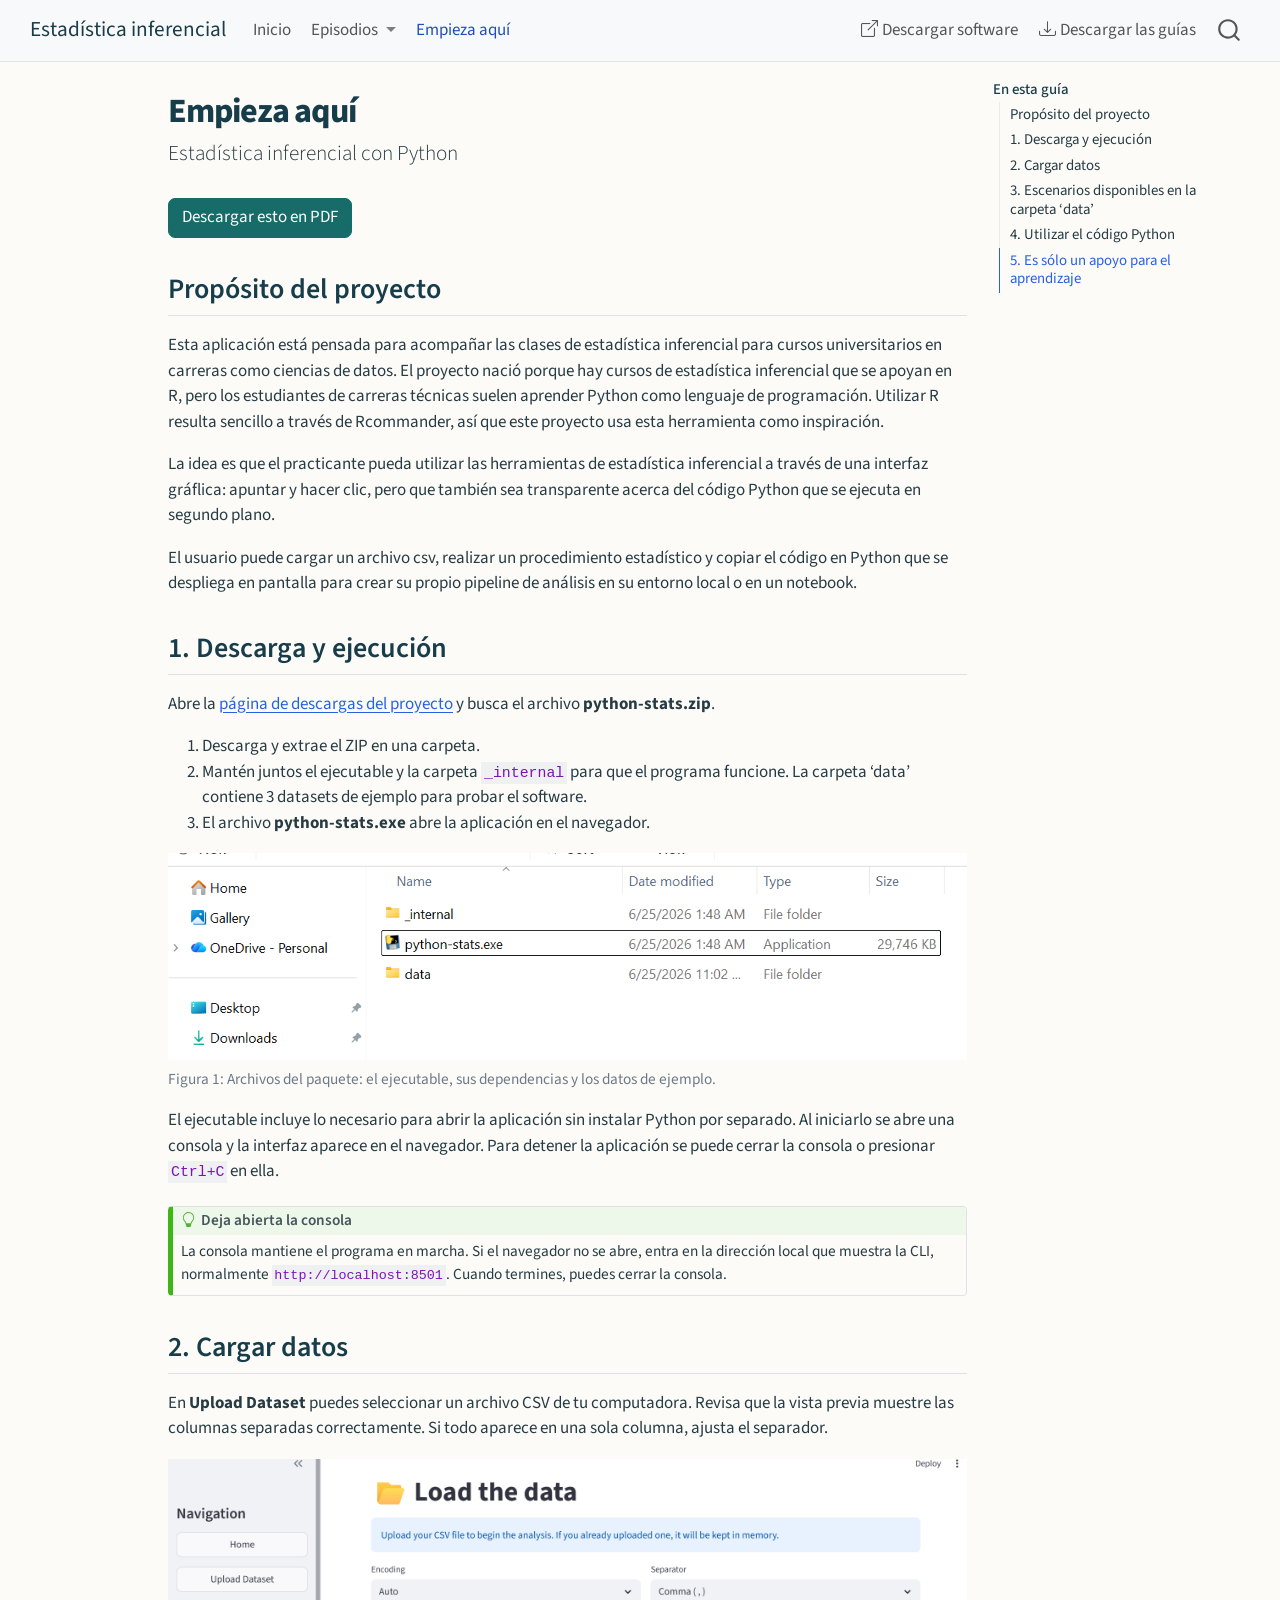
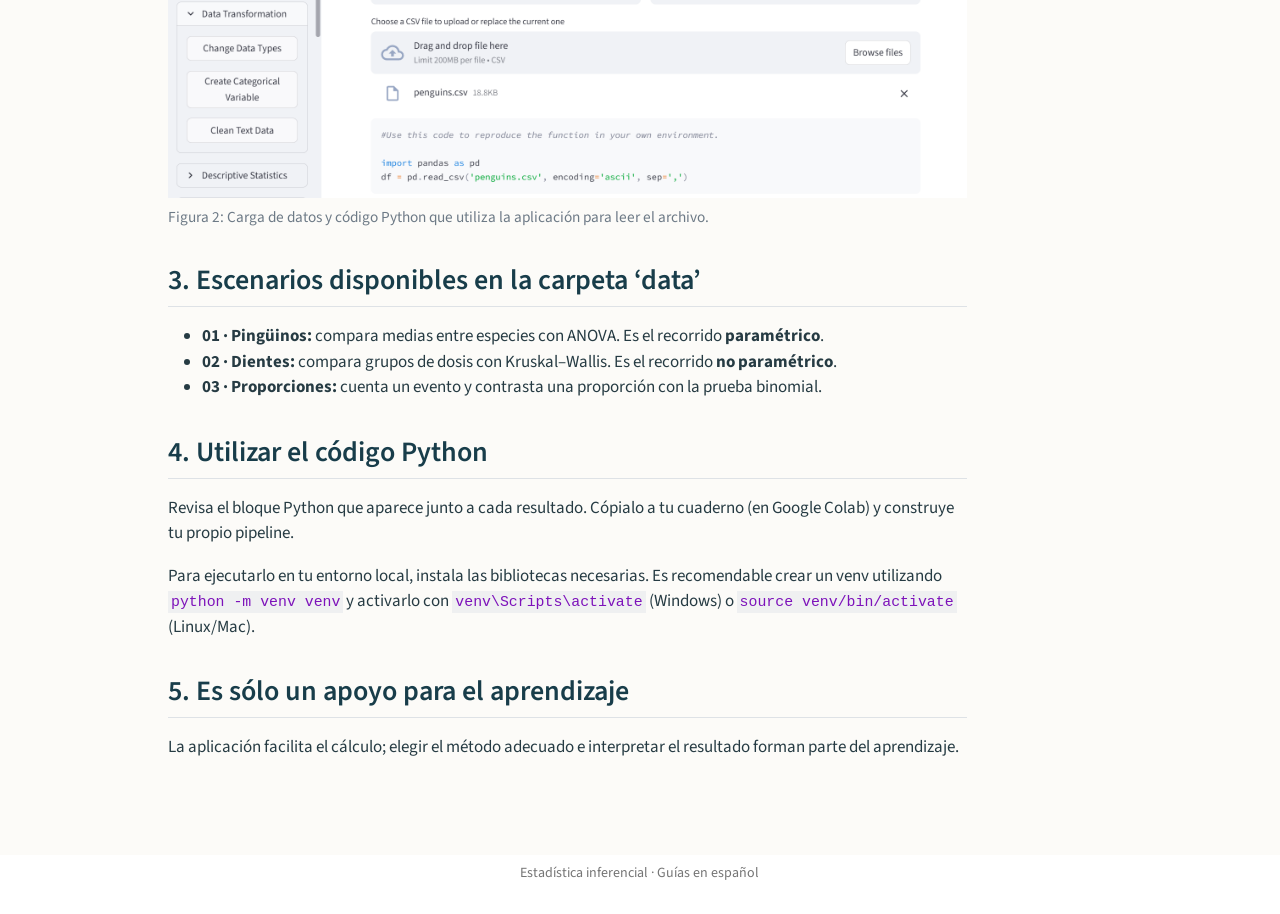
<file: Guia_inicial.html>
<!DOCTYPE html>
<html xmlns="http://www.w3.org/1999/xhtml" lang="es" xml:lang="es"><head>

<meta charset="utf-8">
<meta name="generator" content="quarto-1.10.18">

<meta name="viewport" content="width=device-width, initial-scale=1.0, user-scalable=yes">


<title>Empieza aquí – Estadística inferencial</title>
<style>
/* Default styles provided by pandoc.
** See https://pandoc.org/MANUAL.html#variables-for-html for config info.
*/
span.smallcaps{font-variant: small-caps;}
div.columns{display: flex; gap: 1.5em;}
div.column{flex: auto;}
@media screen {
div.columns{gap: min(4vw, 1.5em);}
div.column{overflow-x: auto;}
}
div.hanging-indent{margin-left: 1.5em; text-indent: -1.5em;}
ul.task-list{list-style: none;}
ul.task-list li input[type="checkbox"] {
  width: 0.8em;
  margin: 0 0.8em 0.2em -1em; /* quarto-specific, see https://github.com/quarto-dev/quarto-cli/issues/4556 */ 
  vertical-align: middle;
}
</style>


<script src="site_libs/quarto-nav/quarto-nav.js"></script>
<script src="site_libs/quarto-nav/headroom.min.js"></script>
<script src="site_libs/clipboard/clipboard.min.js"></script>
<script src="site_libs/quarto-search/autocomplete.umd.js"></script>
<script src="site_libs/quarto-search/fuse.min.js"></script>
<script src="site_libs/quarto-search/quarto-search.js"></script>
<meta name="quarto:offset" content="./">
<script src="site_libs/quarto-html/quarto.js" type="module"></script>
<script src="site_libs/quarto-html/tabsets/tabsets.js" type="module"></script>
<script src="site_libs/quarto-html/popper.min.js"></script>
<script src="site_libs/quarto-html/tippy.umd.min.js"></script>
<script src="site_libs/quarto-html/anchor.min.js"></script>
<link href="site_libs/quarto-html/tippy.css" rel="stylesheet">
<link href="site_libs/quarto-html/quarto-syntax-highlighting-64a204ab8560d761af7679ceaba22944.css" rel="stylesheet" id="quarto-text-highlighting-styles">
<script src="site_libs/bootstrap/bootstrap.min.js"></script>
<link href="site_libs/bootstrap/bootstrap-icons.css" rel="stylesheet">
<link href="site_libs/bootstrap/bootstrap-ea1971949f186b5d7ecce1fd3cf000e4.min.css" rel="stylesheet" append-hash="true" id="quarto-bootstrap" data-mode="light">
<script id="quarto-search-options" type="application/json">{
  "location": "navbar",
  "copy-button": false,
  "collapse-after": 3,
  "panel-placement": "end",
  "type": "overlay",
  "limit": 50,
  "keyboard-shortcut": [
    "f",
    "/",
    "s"
  ],
  "show-item-context": false,
  "language": {
    "search-no-results-text": "No se han encontrado resultados",
    "search-matching-documents-text": "documentos encontrados",
    "search-copy-link-title": "Copiar el enlace en la búsqueda",
    "search-hide-matches-text": "Ocultar resultados adicionales",
    "search-more-match-text": "resultado adicional en este documento",
    "search-more-matches-text": "resultados adicionales en este documento",
    "search-clear-button-title": "Borrar",
    "search-text-placeholder": "",
    "search-detached-cancel-button-title": "Cancelar",
    "search-submit-button-title": "Enviar",
    "search-label": "Buscar"
  }
}</script>


<link rel="stylesheet" href="styles.css">
</head>

<body class="nav-fixed quarto-light">

<div id="quarto-search-results"></div>
  <header id="quarto-header" class="headroom fixed-top">
    <nav class="navbar navbar-expand-lg " data-bs-theme="dark">
      <div class="navbar-container container-fluid">
      <div class="navbar-brand-container mx-auto">
    <a class="navbar-brand" href="./index.html">
    <span class="navbar-title">Estadística inferencial</span>
    </a>
  </div>
            <div id="quarto-search" class="" title="Buscar"></div>
          <button class="navbar-toggler" type="button" data-bs-toggle="collapse" data-bs-target="#navbarCollapse" aria-controls="navbarCollapse" role="menu" aria-expanded="false" aria-label="Navegación de palanca" onclick="if (window.quartoToggleHeadroom) { window.quartoToggleHeadroom(); }">
  <span class="navbar-toggler-icon"></span>
</button>
          <div class="collapse navbar-collapse" id="navbarCollapse">
            <ul class="navbar-nav navbar-nav-scroll me-auto">
  <li class="nav-item">
    <a class="nav-link" href="./index.html"> 
<span class="menu-text">Inicio</span></a>
  </li>  
  <li class="nav-item dropdown ">
    <a class="nav-link dropdown-toggle" href="#" id="nav-menu-episodios" role="link" data-bs-toggle="dropdown" aria-expanded="false">
 <span class="menu-text">Episodios</span>
    </a>
    <ul class="dropdown-menu" aria-labelledby="nav-menu-episodios">    
        <li>
    <a class="dropdown-item" href="./01_Pinguinos.html">
 <span class="dropdown-text">01 · Pingüinos</span></a>
  </li>  
        <li>
    <a class="dropdown-item" href="./02_Dientes.html">
 <span class="dropdown-text">02 · Dientes</span></a>
  </li>  
        <li>
    <a class="dropdown-item" href="./03_Proporciones.html">
 <span class="dropdown-text">03 · Proporciones</span></a>
  </li>  
    </ul>
  </li>
  <li class="nav-item">
    <a class="nav-link active" href="./Guia_inicial.html" aria-current="page"> 
<span class="menu-text">Empieza aquí</span></a>
  </li>  
</ul>
            <ul class="navbar-nav navbar-nav-scroll ms-auto">
  <li class="nav-item">
    <a class="nav-link" href="https://github.com/danielTeniente/python-statistical-inference/releases"> <i class="bi bi-box-arrow-up-right" role="img">
</i> 
<span class="menu-text">Descargar software</span></a>
  </li>  
  <li class="nav-item">
    <a class="nav-link" href="./descargas/Guias_estadistica.zip"> <i class="bi bi-download" role="img">
</i> 
<span class="menu-text">Descargar las guías</span></a>
  </li>  
</ul>
          </div> <!-- /navcollapse -->
            <div class="quarto-navbar-tools">
</div>
      </div> <!-- /container-fluid -->
    </nav>
</header>
<!-- content -->
<div id="quarto-content" class="quarto-container page-columns page-rows-contents page-layout-article page-navbar">
<!-- sidebar -->
<!-- margin-sidebar -->
    <div id="quarto-margin-sidebar" class="sidebar margin-sidebar">
        <nav id="TOC" role="doc-toc" class="toc-active">
    <h2 id="toc-title">En esta guía</h2>
   
  <ul>
  <li><a href="#propósito-del-proyecto" id="toc-propósito-del-proyecto" class="nav-link active" data-scroll-target="#propósito-del-proyecto">Propósito del proyecto</a></li>
  <li><a href="#descarga-y-ejecución" id="toc-descarga-y-ejecución" class="nav-link" data-scroll-target="#descarga-y-ejecución">1. Descarga y ejecución</a></li>
  <li><a href="#cargar-datos" id="toc-cargar-datos" class="nav-link" data-scroll-target="#cargar-datos">2. Cargar datos</a></li>
  <li><a href="#escenarios-disponibles-en-la-carpeta-data" id="toc-escenarios-disponibles-en-la-carpeta-data" class="nav-link" data-scroll-target="#escenarios-disponibles-en-la-carpeta-data">3. Escenarios disponibles en la carpeta ‘data’</a></li>
  <li><a href="#utilizar-el-código-python" id="toc-utilizar-el-código-python" class="nav-link" data-scroll-target="#utilizar-el-código-python">4. Utilizar el código Python</a></li>
  <li><a href="#es-sólo-un-apoyo-para-el-aprendizaje" id="toc-es-sólo-un-apoyo-para-el-aprendizaje" class="nav-link" data-scroll-target="#es-sólo-un-apoyo-para-el-aprendizaje">5. Es sólo un apoyo para el aprendizaje</a></li>
  </ul>
</nav>
    </div>
<!-- main -->
<main class="content" id="quarto-document-content">

<header id="title-block-header" class="quarto-title-block default">
<div class="quarto-title">
<h1 class="title">Empieza aquí</h1>
<p class="subtitle lead">Estadística inferencial con Python</p>
</div>



<div class="quarto-title-meta">

    
  
    
  </div>
  


</header>


<div class="download-bar">
<p><a href="descargas/Guia_inicial.pdf" class="btn btn-primary" download="Guia_inicial.pdf">Descargar esto en PDF</a></p>
</div>
<section id="propósito-del-proyecto" class="level2">
<h2 class="anchored" data-anchor-id="propósito-del-proyecto">Propósito del proyecto</h2>
<p>Esta aplicación está pensada para acompañar las clases de estadística inferencial para cursos universitarios en carreras como ciencias de datos. El proyecto nació porque hay cursos de estadística inferencial que se apoyan en R, pero los estudiantes de carreras técnicas suelen aprender Python como lenguaje de programación. Utilizar R resulta sencillo a través de Rcommander, así que este proyecto usa esta herramienta como inspiración.</p>
<p>La idea es que el practicante pueda utilizar las herramientas de estadística inferencial a través de una interfaz gráflica: apuntar y hacer clic, pero que también sea transparente acerca del código Python que se ejecuta en segundo plano.</p>
<p>El usuario puede cargar un archivo csv, realizar un procedimiento estadístico y copiar el código en Python que se despliega en pantalla para crear su propio pipeline de análisis en su entorno local o en un notebook.</p>
</section>
<section id="descarga-y-ejecución" class="level2">
<h2 class="anchored" data-anchor-id="descarga-y-ejecución">1. Descarga y ejecución</h2>
<p>Abre la <a href="https://github.com/danielTeniente/python-statistical-inference/releases">página de descargas del proyecto</a> y busca el archivo <strong>python-stats.zip</strong>.</p>
<ol type="1">
<li>Descarga y extrae el ZIP en una carpeta.</li>
<li>Mantén juntos el ejecutable y la carpeta <code>_internal</code> para que el programa funcione. La carpeta ‘data’ contiene 3 datasets de ejemplo para probar el software.</li>
<li>El archivo <strong>python-stats.exe</strong> abre la aplicación en el navegador.</li>
</ol>
<div id="fig-g-paquete" class="quarto-float quarto-figure quarto-figure-center anchored">
<figure class="quarto-float quarto-float-fig figure">
<div aria-describedby="fig-g-paquete-caption-0ceaefa1-69ba-4598-a22c-09a6ac19f8ca">
<img src="Figures/prep-exec.png" class="img-fluid figure-img" style="width:100.0%">
</div>
<figcaption class="quarto-float-caption-bottom quarto-float-caption quarto-float-fig" id="fig-g-paquete-caption-0ceaefa1-69ba-4598-a22c-09a6ac19f8ca">
Figura&nbsp;1: Archivos del paquete: el ejecutable, sus dependencias y los datos de ejemplo.
</figcaption>
</figure>
</div>
<p>El ejecutable incluye lo necesario para abrir la aplicación sin instalar Python por separado. Al iniciarlo se abre una consola y la interfaz aparece en el navegador. Para detener la aplicación se puede cerrar la consola o presionar <code>Ctrl+C</code> en ella.</p>
<div class="callout callout-style-default callout-tip callout-titled" title="Deja abierta la consola">
<div class="callout-header d-flex align-content-center">
<div class="callout-icon-container">
<i class="callout-icon"></i>
</div>
<div class="callout-title-container flex-fill">
<span class="screen-reader-only">Tip</span>Deja abierta la consola
</div>
</div>
<div class="callout-body-container callout-body">
<p>La consola mantiene el programa en marcha. Si el navegador no se abre, entra en la dirección local que muestra la CLI, normalmente <code>http://localhost:8501</code>. Cuando termines, puedes cerrar la consola.</p>
</div>
</div>
<div style="page-break-after: always;"></div>
</section>
<section id="cargar-datos" class="level2">
<h2 class="anchored" data-anchor-id="cargar-datos">2. Cargar datos</h2>
<p>En <strong>Upload Dataset</strong> puedes seleccionar un archivo CSV de tu computadora. Revisa que la vista previa muestre las columnas separadas correctamente. Si todo aparece en una sola columna, ajusta el separador.</p>
<div id="fig-g-carga" class="quarto-float quarto-figure quarto-figure-center anchored">
<figure class="quarto-float quarto-float-fig figure">
<div aria-describedby="fig-g-carga-caption-0ceaefa1-69ba-4598-a22c-09a6ac19f8ca">
<img src="Figures/scenario1-data-load.png" class="img-fluid figure-img" style="width:100.0%">
</div>
<figcaption class="quarto-float-caption-bottom quarto-float-caption quarto-float-fig" id="fig-g-carga-caption-0ceaefa1-69ba-4598-a22c-09a6ac19f8ca">
Figura&nbsp;2: Carga de datos y código Python que utiliza la aplicación para leer el archivo.
</figcaption>
</figure>
</div>
</section>
<section id="escenarios-disponibles-en-la-carpeta-data" class="level2">
<h2 class="anchored" data-anchor-id="escenarios-disponibles-en-la-carpeta-data">3. Escenarios disponibles en la carpeta ‘data’</h2>
<ul>
<li><strong>01 · Pingüinos:</strong> compara medias entre especies con ANOVA. Es el recorrido <strong>paramétrico</strong>.</li>
<li><strong>02 · Dientes:</strong> compara grupos de dosis con Kruskal–Wallis. Es el recorrido <strong>no paramétrico</strong>.</li>
<li><strong>03 · Proporciones:</strong> cuenta un evento y contrasta una proporción con la prueba binomial.</li>
</ul>
</section>
<section id="utilizar-el-código-python" class="level2">
<h2 class="anchored" data-anchor-id="utilizar-el-código-python">4. Utilizar el código Python</h2>
<p>Revisa el bloque Python que aparece junto a cada resultado. Cópialo a tu cuaderno (en Google Colab) y construye tu propio pipeline.</p>
<p>Para ejecutarlo en tu entorno local, instala las bibliotecas necesarias. Es recomendable crear un venv utilizando <code>python -m venv venv</code> y activarlo con <code>venv\Scripts\activate</code> (Windows) o <code>source venv/bin/activate</code> (Linux/Mac).</p>
</section>
<section id="es-sólo-un-apoyo-para-el-aprendizaje" class="level2">
<h2 class="anchored" data-anchor-id="es-sólo-un-apoyo-para-el-aprendizaje">5. Es sólo un apoyo para el aprendizaje</h2>
<p>La aplicación facilita el cálculo; elegir el método adecuado e interpretar el resultado forman parte del aprendizaje.</p>


</section>

</main> <!-- /main -->
<script id="quarto-html-after-body" type="application/javascript">
  window.document.addEventListener("DOMContentLoaded", function (event) {
    const icon = "";
    const anchorJS = new window.AnchorJS();
    anchorJS.options = {
      placement: 'right',
      icon: icon
    };
    anchorJS.add('.anchored');
    const isCodeAnnotation = (el) => {
      for (const clz of el.classList) {
        if (clz.startsWith('code-annotation-')) {                     
          return true;
        }
      }
      return false;
    }
    const onCopySuccess = function(e) {
      // button target
      const button = e.trigger;
      // don't keep focus
      button.blur();
      // flash "checked"
      button.classList.add('code-copy-button-checked');
      var currentTitle = button.getAttribute("title");
      button.setAttribute("title", "Copiado");
      let tooltip;
      if (window.bootstrap) {
        button.setAttribute("data-bs-toggle", "tooltip");
        button.setAttribute("data-bs-placement", "left");
        button.setAttribute("data-bs-title", "Copiado");
        tooltip = new bootstrap.Tooltip(button, 
          { trigger: "manual", 
            customClass: "code-copy-button-tooltip",
            offset: [0, -8]});
        tooltip.show();    
      }
      setTimeout(function() {
        if (tooltip) {
          tooltip.hide();
          button.removeAttribute("data-bs-title");
          button.removeAttribute("data-bs-toggle");
          button.removeAttribute("data-bs-placement");
        }
        button.setAttribute("title", currentTitle);
        button.classList.remove('code-copy-button-checked');
      }, 1000);
      // clear code selection
      e.clearSelection();
    }
    const getTextToCopy = function(trigger) {
      const outerScaffold = trigger.parentElement.cloneNode(true);
      const codeEl = outerScaffold.querySelector('code');
      for (const childEl of codeEl.children) {
        if (isCodeAnnotation(childEl)) {
          childEl.remove();
        }
      }
      return codeEl.innerText;
    }
    const clipboard = new window.ClipboardJS('.code-copy-button:not([data-in-quarto-modal])', {
      text: getTextToCopy
    });
    clipboard.on('success', onCopySuccess);
    if (window.document.getElementById('quarto-embedded-source-code-modal')) {
      const clipboardModal = new window.ClipboardJS('.code-copy-button[data-in-quarto-modal]', {
        text: getTextToCopy,
        container: window.document.getElementById('quarto-embedded-source-code-modal')
      });
      clipboardModal.on('success', onCopySuccess);
    }
      var localhostRegex = new RegExp(/^(?:http|https):\/\/localhost\:?[0-9]*\//);
      var mailtoRegex = new RegExp(/^mailto:/);
        var filterRegex = new RegExp('/' + window.location.host + '/');
      var isInternal = (href) => {
          return filterRegex.test(href) || localhostRegex.test(href) || mailtoRegex.test(href);
      }
      // Inspect non-navigation links and adorn them if external
     var links = window.document.querySelectorAll('a[href]:not(.nav-link):not(.navbar-brand):not(.toc-action):not(.sidebar-link):not(.sidebar-item-toggle):not(.pagination-link):not(.no-external):not([aria-hidden]):not(.dropdown-item):not(.quarto-navigation-tool):not(.about-link)');
      for (var i=0; i<links.length; i++) {
        const link = links[i];
        if (!isInternal(link.href)) {
          // undo the damage that might have been done by quarto-nav.js in the case of
          // links that we want to consider external
          if (link.dataset.originalHref !== undefined) {
            link.href = link.dataset.originalHref;
          }
            // target, if specified
            link.setAttribute("target", "_blank");
            if (link.getAttribute("rel") === null) {
              link.setAttribute("rel", "noopener");
            }
        }
      }
    function tippyHover(el, contentFn, onTriggerFn, onUntriggerFn) {
      const config = {
        allowHTML: true,
        maxWidth: 500,
        delay: 100,
        arrow: false,
        appendTo: function(el) {
            return el.parentElement;
        },
        interactive: true,
        interactiveBorder: 10,
        theme: 'quarto',
        placement: 'bottom-start',
      };
      if (contentFn) {
        config.content = contentFn;
      }
      if (onTriggerFn) {
        config.onTrigger = onTriggerFn;
      }
      if (onUntriggerFn) {
        config.onUntrigger = onUntriggerFn;
      }
      window.tippy(el, config); 
    }
    const noterefs = window.document.querySelectorAll('a[role="doc-noteref"]');
    for (var i=0; i<noterefs.length; i++) {
      const ref = noterefs[i];
      tippyHover(ref, function() {
        // use id or data attribute instead here
        let href = ref.getAttribute('data-footnote-href') || ref.getAttribute('href');
        try { href = new URL(href).hash; } catch {}
        const id = href.replace(/^#\/?/, "");
        const note = window.document.getElementById(id);
        if (note) {
          return note.innerHTML;
        } else {
          return "";
        }
      });
    }
    const xrefs = window.document.querySelectorAll('a.quarto-xref');
    const processXRef = (id, note) => {
      // Strip column container classes
      const stripColumnClz = (el) => {
        el.classList.remove("page-full", "page-columns");
        if (el.children) {
          for (const child of el.children) {
            stripColumnClz(child);
          }
        }
      }
      stripColumnClz(note)
      if (id === null || id.startsWith('sec-')) {
        // Special case sections, only their first couple elements
        const container = document.createElement("div");
        if (note.children && note.children.length > 2) {
          container.appendChild(note.children[0].cloneNode(true));
          for (let i = 1; i < note.children.length; i++) {
            const child = note.children[i];
            if (child.tagName === "P" && child.innerText === "") {
              continue;
            } else {
              container.appendChild(child.cloneNode(true));
              break;
            }
          }
          if (window.Quarto?.typesetMath) {
            window.Quarto.typesetMath(container);
          }
          return container.innerHTML
        } else {
          if (window.Quarto?.typesetMath) {
            window.Quarto.typesetMath(note);
          }
          return note.innerHTML;
        }
      } else {
        // Remove any anchor links if they are present
        const anchorLink = note.querySelector('a.anchorjs-link');
        if (anchorLink) {
          anchorLink.remove();
        }
        if (window.Quarto?.typesetMath) {
          window.Quarto.typesetMath(note);
        }
        if (note.classList.contains("callout")) {
          return note.outerHTML;
        } else {
          return note.innerHTML;
        }
      }
    }
    for (var i=0; i<xrefs.length; i++) {
      const xref = xrefs[i];
      tippyHover(xref, undefined, function(instance) {
        instance.disable();
        let url = xref.getAttribute('href');
        let hash = undefined; 
        if (url.startsWith('#')) {
          hash = url;
        } else {
          try { hash = new URL(url).hash; } catch {}
        }
        if (hash) {
          const id = hash.replace(/^#\/?/, "");
          const note = window.document.getElementById(id);
          if (note !== null) {
            try {
              const html = processXRef(id, note.cloneNode(true));
              instance.setContent(html);
            } finally {
              instance.enable();
              instance.show();
            }
          } else {
            // See if we can fetch this
            fetch(url.split('#')[0])
            .then(res => res.text())
            .then(html => {
              const parser = new DOMParser();
              const htmlDoc = parser.parseFromString(html, "text/html");
              const note = htmlDoc.getElementById(id);
              if (note !== null) {
                const html = processXRef(id, note);
                instance.setContent(html);
              } 
            }).finally(() => {
              instance.enable();
              instance.show();
            });
          }
        } else {
          // See if we can fetch a full url (with no hash to target)
          // This is a special case and we should probably do some content thinning / targeting
          fetch(url)
          .then(res => res.text())
          .then(html => {
            const parser = new DOMParser();
            const htmlDoc = parser.parseFromString(html, "text/html");
            const note = htmlDoc.querySelector('main.content');
            if (note !== null) {
              // This should only happen for chapter cross references
              // (since there is no id in the URL)
              // remove the first header
              if (note.children.length > 0 && note.children[0].tagName === "HEADER") {
                note.children[0].remove();
              }
              const html = processXRef(null, note);
              instance.setContent(html);
            } 
          }).finally(() => {
            instance.enable();
            instance.show();
          });
        }
      }, function(instance) {
      });
    }
        let selectedAnnoteEl;
        const selectorForAnnotation = ( cell, annotation) => {
          let cellAttr = 'data-code-cell="' + cell + '"';
          let lineAttr = 'data-code-annotation="' +  annotation + '"';
          const selector = 'span[' + cellAttr + '][' + lineAttr + ']';
          return selector;
        }
        const selectCodeLines = (annoteEl) => {
          const doc = window.document;
          const targetCell = annoteEl.getAttribute("data-target-cell");
          const targetAnnotation = annoteEl.getAttribute("data-target-annotation");
          const annoteSpan = window.document.querySelector(selectorForAnnotation(targetCell, targetAnnotation));
          const lines = annoteSpan.getAttribute("data-code-lines").split(",");
          const lineIds = lines.map((line) => {
            return targetCell + "-" + line;
          })
          let top = null;
          let height = null;
          let parent = null;
          if (lineIds.length > 0) {
              //compute the position of the single el (top and bottom and make a div)
              const el = window.document.getElementById(lineIds[0]);
              top = el.offsetTop;
              height = el.offsetHeight;
              parent = el.parentElement.parentElement;
            if (lineIds.length > 1) {
              const lastEl = window.document.getElementById(lineIds[lineIds.length - 1]);
              const bottom = lastEl.offsetTop + lastEl.offsetHeight;
              height = bottom - top;
            }
            if (top !== null && height !== null && parent !== null) {
              // cook up a div (if necessary) and position it 
              let div = window.document.getElementById("code-annotation-line-highlight");
              if (div === null) {
                div = window.document.createElement("div");
                div.setAttribute("id", "code-annotation-line-highlight");
                div.style.position = 'absolute';
                parent.appendChild(div);
              }
              div.style.top = top - 2 + "px";
              div.style.height = height + 4 + "px";
              div.style.left = 0;
              let gutterDiv = window.document.getElementById("code-annotation-line-highlight-gutter");
              if (gutterDiv === null) {
                gutterDiv = window.document.createElement("div");
                gutterDiv.setAttribute("id", "code-annotation-line-highlight-gutter");
                gutterDiv.style.position = 'absolute';
                const codeCell = window.document.getElementById(targetCell);
                const gutter = codeCell.querySelector('.code-annotation-gutter');
                gutter.appendChild(gutterDiv);
              }
              gutterDiv.style.top = top - 2 + "px";
              gutterDiv.style.height = height + 4 + "px";
            }
            selectedAnnoteEl = annoteEl;
          }
        };
        const unselectCodeLines = () => {
          const elementsIds = ["code-annotation-line-highlight", "code-annotation-line-highlight-gutter"];
          elementsIds.forEach((elId) => {
            const div = window.document.getElementById(elId);
            if (div) {
              div.remove();
            }
          });
          selectedAnnoteEl = undefined;
        };
          // Handle positioning of the toggle
      window.addEventListener(
        "resize",
        throttle(() => {
          elRect = undefined;
          if (selectedAnnoteEl) {
            selectCodeLines(selectedAnnoteEl);
          }
        }, 10)
      );
      function throttle(fn, ms) {
      let throttle = false;
      let timer;
        return (...args) => {
          if(!throttle) { // first call gets through
              fn.apply(this, args);
              throttle = true;
          } else { // all the others get throttled
              if(timer) clearTimeout(timer); // cancel #2
              timer = setTimeout(() => {
                fn.apply(this, args);
                timer = throttle = false;
              }, ms);
          }
        };
      }
        // Attach click handler to the DT
        const annoteDls = window.document.querySelectorAll('dt[data-target-cell]');
        for (const annoteDlNode of annoteDls) {
          annoteDlNode.addEventListener('click', (event) => {
            const clickedEl = event.target;
            if (clickedEl !== selectedAnnoteEl) {
              unselectCodeLines();
              const activeEl = window.document.querySelector('dt[data-target-cell].code-annotation-active');
              if (activeEl) {
                activeEl.classList.remove('code-annotation-active');
              }
              selectCodeLines(clickedEl);
              clickedEl.classList.add('code-annotation-active');
            } else {
              // Unselect the line
              unselectCodeLines();
              clickedEl.classList.remove('code-annotation-active');
            }
          });
        }
    const findCites = (el) => {
      const parentEl = el.parentElement;
      if (parentEl) {
        const cites = parentEl.dataset.cites;
        if (cites) {
          return {
            el,
            cites: cites.split(' ')
          };
        } else {
          return findCites(el.parentElement)
        }
      } else {
        return undefined;
      }
    };
    var bibliorefs = window.document.querySelectorAll('a[role="doc-biblioref"]');
    for (var i=0; i<bibliorefs.length; i++) {
      const ref = bibliorefs[i];
      const citeInfo = findCites(ref);
      if (citeInfo) {
        tippyHover(citeInfo.el, function() {
          var popup = window.document.createElement('div');
          citeInfo.cites.forEach(function(cite) {
            var citeDiv = window.document.createElement('div');
            citeDiv.classList.add('hanging-indent');
            citeDiv.classList.add('csl-entry');
            var biblioDiv = window.document.getElementById('ref-' + cite);
            if (biblioDiv) {
              citeDiv.innerHTML = biblioDiv.innerHTML;
            }
            popup.appendChild(citeDiv);
          });
          return popup.innerHTML;
        });
      }
    }
  });
  </script>
</div> <!-- /content -->
<footer class="footer">
  <div class="nav-footer">
    <div class="nav-footer-left">
      &nbsp;
    </div>   
    <div class="nav-footer-center">
<p>Estadística inferencial · Guías en español</p>
</div>
    <div class="nav-footer-right">
      &nbsp;
    </div>
  </div>
</footer>




</body></html>
</file>
<file: site_libs/quarto-html/tippy.css>
.tippy-box[data-animation=fade][data-state=hidden]{opacity:0}[data-tippy-root]{max-width:calc(100vw - 10px)}.tippy-box{position:relative;background-color:#333;color:#fff;border-radius:4px;font-size:14px;line-height:1.4;white-space:normal;outline:0;transition-property:transform,visibility,opacity}.tippy-box[data-placement^=top]>.tippy-arrow{bottom:0}.tippy-box[data-placement^=top]>.tippy-arrow:before{bottom:-7px;left:0;border-width:8px 8px 0;border-top-color:initial;transform-origin:center top}.tippy-box[data-placement^=bottom]>.tippy-arrow{top:0}.tippy-box[data-placement^=bottom]>.tippy-arrow:before{top:-7px;left:0;border-width:0 8px 8px;border-bottom-color:initial;transform-origin:center bottom}.tippy-box[data-placement^=left]>.tippy-arrow{right:0}.tippy-box[data-placement^=left]>.tippy-arrow:before{border-width:8px 0 8px 8px;border-left-color:initial;right:-7px;transform-origin:center left}.tippy-box[data-placement^=right]>.tippy-arrow{left:0}.tippy-box[data-placement^=right]>.tippy-arrow:before{left:-7px;border-width:8px 8px 8px 0;border-right-color:initial;transform-origin:center right}.tippy-box[data-inertia][data-state=visible]{transition-timing-function:cubic-bezier(.54,1.5,.38,1.11)}.tippy-arrow{width:16px;height:16px;color:#333}.tippy-arrow:before{content:"";position:absolute;border-color:transparent;border-style:solid}.tippy-content{position:relative;padding:5px 9px;z-index:1}
</file>
<file: site_libs/quarto-html/quarto-syntax-highlighting-64a204ab8560d761af7679ceaba22944.css>
/* quarto syntax highlight colors */
:root {
  --quarto-hl-ot-color: #003B4F;
  --quarto-hl-at-color: #657422;
  --quarto-hl-ss-color: #20794D;
  --quarto-hl-an-color: #5E5E5E;
  --quarto-hl-fu-color: #4758AB;
  --quarto-hl-st-color: #20794D;
  --quarto-hl-cf-color: #003B4F;
  --quarto-hl-op-color: #5E5E5E;
  --quarto-hl-er-color: #AD0000;
  --quarto-hl-bn-color: #AD0000;
  --quarto-hl-al-color: #AD0000;
  --quarto-hl-va-color: #111111;
  --quarto-hl-bu-color: inherit;
  --quarto-hl-ex-color: inherit;
  --quarto-hl-pp-color: #AD0000;
  --quarto-hl-in-color: #5E5E5E;
  --quarto-hl-vs-color: #20794D;
  --quarto-hl-wa-color: #5E5E5E;
  --quarto-hl-do-color: #5E5E5E;
  --quarto-hl-im-color: #00769E;
  --quarto-hl-ch-color: #20794D;
  --quarto-hl-dt-color: #AD0000;
  --quarto-hl-fl-color: #AD0000;
  --quarto-hl-co-color: #5E5E5E;
  --quarto-hl-cv-color: #5E5E5E;
  --quarto-hl-cn-color: #8f5902;
  --quarto-hl-sc-color: #5E5E5E;
  --quarto-hl-dv-color: #AD0000;
  --quarto-hl-kw-color: #003B4F;
}

/* other quarto variables */
:root {
  --quarto-font-monospace: SFMono-Regular, Menlo, Monaco, Consolas, "Liberation Mono", "Courier New", monospace;
}

/* syntax highlight based on Pandoc's rules */
pre > code.sourceCode > span {
  color: #003B4F;
}

code.sourceCode > span {
  color: #003B4F;
}

div.sourceCode,
div.sourceCode pre.sourceCode {
  color: #003B4F;
}

/* Normal */
code span {
  color: #003B4F;
}

/* Alert */
code span.al {
  color: #AD0000;
  font-style: inherit;
}

/* Annotation */
code span.an {
  color: #5E5E5E;
  font-style: inherit;
}

/* Attribute */
code span.at {
  color: #657422;
  font-style: inherit;
}

/* BaseN */
code span.bn {
  color: #AD0000;
  font-style: inherit;
}

/* BuiltIn */
code span.bu {
  font-style: inherit;
}

/* ControlFlow */
code span.cf {
  color: #003B4F;
  font-weight: bold;
  font-style: inherit;
}

/* Char */
code span.ch {
  color: #20794D;
  font-style: inherit;
}

/* Constant */
code span.cn {
  color: #8f5902;
  font-style: inherit;
}

/* Comment */
code span.co {
  color: #5E5E5E;
  font-style: inherit;
}

/* CommentVar */
code span.cv {
  color: #5E5E5E;
  font-style: italic;
}

/* Documentation */
code span.do {
  color: #5E5E5E;
  font-style: italic;
}

/* DataType */
code span.dt {
  color: #AD0000;
  font-style: inherit;
}

/* DecVal */
code span.dv {
  color: #AD0000;
  font-style: inherit;
}

/* Error */
code span.er {
  color: #AD0000;
  font-style: inherit;
}

/* Extension */
code span.ex {
  font-style: inherit;
}

/* Float */
code span.fl {
  color: #AD0000;
  font-style: inherit;
}

/* Function */
code span.fu {
  color: #4758AB;
  font-style: inherit;
}

/* Import */
code span.im {
  color: #00769E;
  font-style: inherit;
}

/* Information */
code span.in {
  color: #5E5E5E;
  font-style: inherit;
}

/* Keyword */
code span.kw {
  color: #003B4F;
  font-weight: bold;
  font-style: inherit;
}

/* Operator */
code span.op {
  color: #5E5E5E;
  font-style: inherit;
}

/* Other */
code span.ot {
  color: #003B4F;
  font-style: inherit;
}

/* Preprocessor */
code span.pp {
  color: #AD0000;
  font-style: inherit;
}

/* SpecialChar */
code span.sc {
  color: #5E5E5E;
  font-style: inherit;
}

/* SpecialString */
code span.ss {
  color: #20794D;
  font-style: inherit;
}

/* String */
code span.st {
  color: #20794D;
  font-style: inherit;
}

/* Variable */
code span.va {
  color: #111111;
  font-style: inherit;
}

/* VerbatimString */
code span.vs {
  color: #20794D;
  font-style: inherit;
}

/* Warning */
code span.wa {
  color: #5E5E5E;
  font-style: italic;
}

.prevent-inlining {
  content: "</";
}

/*# sourceMappingURL=9d8d5bb603a83b8298b89080a598c93b.css.map */
</file>
<file: styles.css>
:root { --guide-ink: #183d4a; --guide-accent: #176c69; }
body { color: #263b43; background: #fcfbf8; }
h1, h2, h3, .navbar-brand { color: var(--guide-ink); }
h1 { font-weight: 750; letter-spacing: -.035em; }
.navbar { border-bottom: 1px solid #dce5e2; }
.hero { background: #eaf3ef; border-radius: 16px; padding: 2rem; margin: 1.5rem 0 2rem; font-size: 1.15rem; }
.guide-grid { display: grid; grid-template-columns: repeat(3, minmax(0, 1fr)); gap: 1rem; margin: 1.5rem 0 2rem; }
.guide-card { background: white; border: 1px solid #dce5e2; border-radius: 12px; padding: 1.4rem; }
.guide-card h3 { margin-top: 0; font-size: 1.3rem; }
.btn { border-radius: 7px; white-space: normal; }
.btn-primary { background: var(--guide-accent); border-color: var(--guide-accent); }
.btn-outline-primary { color: var(--guide-accent); border-color: var(--guide-accent); }
.btn-outline-primary:hover { background: var(--guide-accent); border-color: var(--guide-accent); color: white; }
a:focus-visible { outline: 3px solid #b35b1c; outline-offset: 4px; }
.download-bar { margin: 1rem 0 2rem; }
@media (max-width: 800px) { .guide-grid { grid-template-columns: 1fr; } .hero { padding: 1.3rem; } }
</file>
